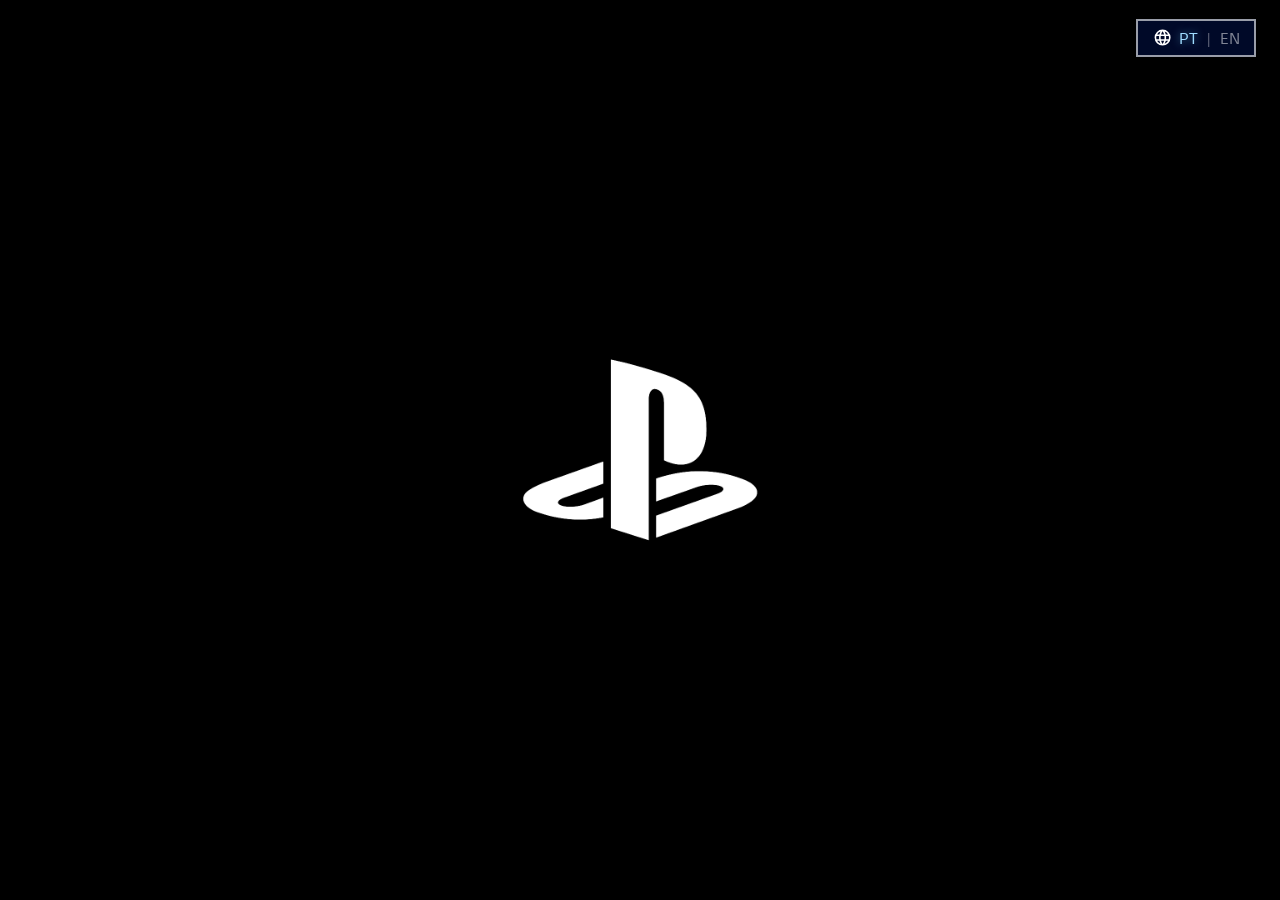
<file: index.html>
<!DOCTYPE html>
<html lang="pt-BR">
  <head>
    <meta charset="UTF-8" />
    <meta http-equiv="X-UA-Compatible" content="IE=edge" />
    <meta name="viewport" content="width=device-width, initial-scale=1.0" />
    <title>PedroStation 4</title>
    <meta name="description" content="Portfólio de Pedro Luiz, desenvolvedor de sistemas e estudante de Ciência da Computação na PUC Minas, em uma interface inspirada no PS4."/>
    <meta name="author" content="Pedro Luiz" />

    <!-- Prévia do link (WhatsApp, LinkedIn, Discord etc.) -->
    <meta property="og:type" content="website" />
    <meta property="og:locale" content="pt_BR" />
    <meta property="og:site_name" content="PedroStation 4" />
    <meta property="og:title" content="PedroStation 4 | Portfólio de Pedro Luiz" />
    <meta property="og:description" content="Portfólio de Pedro Luiz, desenvolvedor de sistemas e estudante de Ciência da Computação na PUC Minas, em uma interface inspirada no PS4." />
    <meta property="og:url" content="https://pedrostation.vercel.app/" />
    <meta property="og:image" content="https://pedrostation.vercel.app/assets/img/preview.jpg" />
    <meta property="og:image:width" content="1200" />
    <meta property="og:image:height" content="630" />
    <meta property="og:image:alt" content="PedroStation 4: Pedro Luiz, Desenvolvedor de Sistemas" />
    <meta name="twitter:card" content="summary_large_image" />
    <link rel="icon" href="./assets/svg/logo.svg" type="image/svg+xml" />
    <link href="./assets/css/google.css" rel="stylesheet"/>
    <link href="./assets/boxicons.min.css" rel="stylesheet"/>
    <link rel="preload" href="./assets/css/style.min.css" as="style" />
    <link rel="stylesheet" href="./assets/css/style.min.css" />
    <link rel="stylesheet" href="./main.css">
    <link rel="stylesheet" type="text/css" href="./assets/css/animate.min.css">
  </head>
  <body>
    <img id="imagem" src="./assets/img/start.png" alt="Start">
  <div id="mensagem">
    <span class="soTeclado" data-i18n="idx.aperte">Aperte Start, Espaço ou clique na tela</span>
    <span class="soToque" data-i18n="idx.toque">Toque na tela para começar</span>
  </div>


    <div id="fundoAnimado" hidden>
      <div class='box'>
        <div class='wave -one'></div>
        <div class='wave -two'></div>
        <div class='wave -three'></div>
      </div>
    </div>

    <!-- Seleção de perfil -->
    <section id="telaPerfis" hidden>
      <div class="perfisLogo">
        <img src="./assets/img/logo.png" alt="">
        <span>PedroStation 4</span>
      </div>

      <div class="perfisConteudo animated fadeIn">
        <h1 class="perfisTitulo" data-i18n="idx.bemvindo">Bem-vindo de volta ao PedroStation</h1>
        <p class="perfisSubtitulo">
          <svg viewBox="0 0 24 24" aria-hidden="true"><path d="M7.5 6h9A5.5 5.5 0 0 1 22 11.5V16a3 3 0 0 1-5.4 1.8L15 16H9l-1.6 1.8A3 3 0 0 1 2 16v-4.5A5.5 5.5 0 0 1 7.5 6Zm-.5 3v1.5H5.5v1.5H7v1.5h1.5V12H10v-1.5H8.5V9H7Zm9.5 0a1 1 0 1 0 0 2 1 1 0 0 0 0-2Zm-2 2a1 1 0 1 0 0 2 1 1 0 0 0 0-2Zm4 0a1 1 0 1 0 0 2 1 1 0 0 0 0-2Zm-2 2a1 1 0 1 0 0 2 1 1 0 0 0 0-2Z"/></svg> <span data-i18n="idx.sub">Portifólio online FOLIOSHOCK™4 conectado.<br>
          Seja bem vindo ao meu portfólio. Selecione uma das opções para entrar.</span>
        </p>

        <div class="perfisLista">
          <button class="perfil" data-perfil="sobre">
            <img class="perfilAvatar" src="./assets/img/profile.png" alt="">
            <span class="perfilNome" data-i18n="perfil.sobre">Sobre mim</span>
          </button>
          <button class="perfil" data-perfil="portfolio">
            <img class="perfilAvatar" src="./assets/img/profile.png" alt="">
            <span class="perfilNome" data-i18n="perfil.portfolio">Portfólio</span>
          </button>
          <button class="perfil" data-perfil="experiencias">
            <img class="perfilAvatar" src="./assets/img/profile.png" alt="">
            <span class="perfilNome" data-i18n="perfil.exp">Experiências</span>
          </button>
        </div>
      </div>
    </section>

    <!--========== JAVASCRIPT ===========-->
    <script src="./assets/js/sons.js"></script>
    <script src="./assets/js/idioma.js"></script>
    <script src="./assets/js/controle.js"></script>
    <script src="./assets/js/perfis.js"></script>
  </body>
</html>
</file>
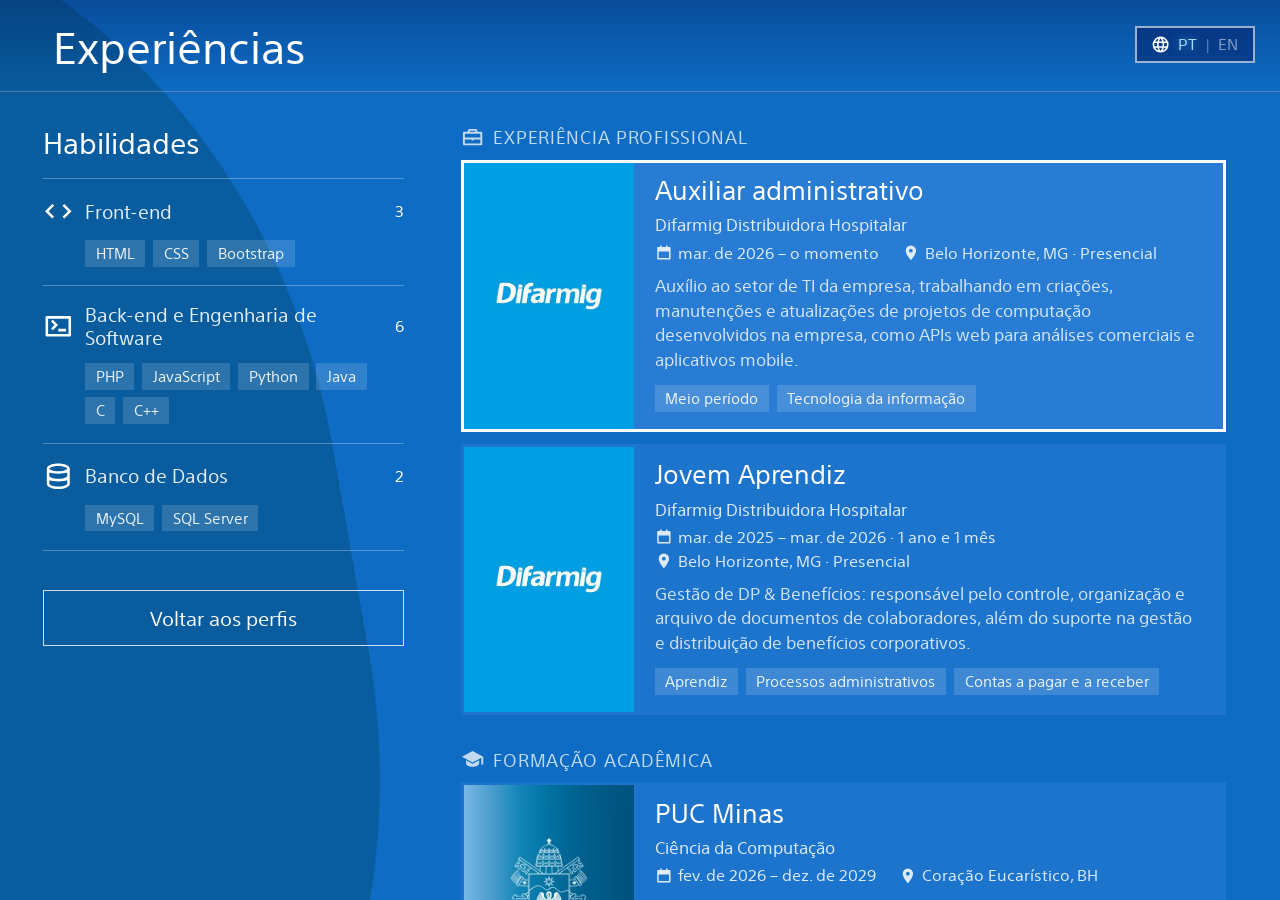
<file: experiencias.html>
<!DOCTYPE html>
<html lang="pt-BR">
  <head>
    <meta charset="UTF-8" />
    <meta http-equiv="X-UA-Compatible" content="IE=edge" />
    <meta name="viewport" content="width=device-width, initial-scale=1.0" />
    <title data-i18n="exp.titulo">Experiências | PedroStation 4</title>
    <meta name="description" content="Experiências profissionais, formação acadêmica e habilidades de Pedro Luiz."/>
    <link rel="icon" href="./assets/svg/logo.svg" type="image/svg+xml" />
    <link rel="stylesheet" href="./assets/css/style.min.css" />
    <link rel="stylesheet" href="./main.css">
    <link rel="stylesheet" type="text/css" href="./assets/css/animate.min.css">
  </head>
  <body class="paginaExp">
    <!-- Ícones usados na página -->
    <svg width="0" height="0" style="position:absolute" aria-hidden="true">
      <symbol id="i-code" viewBox="0 0 24 24"><path d="M8.7 16.3 4.4 12l4.3-4.3-1.4-1.4L1.6 12l5.7 5.7zm6.6 0 4.3-4.3-4.3-4.3 1.4-1.4 5.7 5.7-5.7 5.7z"/></symbol>
      <symbol id="i-terminal" viewBox="0 0 24 24"><path d="M3 4h18a1 1 0 0 1 1 1v14a1 1 0 0 1-1 1H3a1 1 0 0 1-1-1V5a1 1 0 0 1 1-1zm1 2v12h16V6H4zm2.3 2.3 1.4-1.4L11.8 11l-4.1 4.1-1.4-1.4L9 11 6.3 8.3zM12 14h6v2h-6z"/></symbol>
      <symbol id="i-banco" viewBox="0 0 24 24"><path d="M12 2C7 2 3 3.8 3 6v12c0 2.2 4 4 9 4s9-1.8 9-4V6c0-2.2-4-4-9-4zm0 2c4.4 0 7 1.5 7 2s-2.6 2-7 2-7-1.5-7-2 2.6-2 7-2zM5 9.1C6.6 9.7 9.2 10 12 10s5.4-.3 7-.9V12c0 .5-2.6 2-7 2s-7-1.5-7-2V9.1zm0 6c1.6.6 4.2.9 7 .9s5.4-.3 7-.9V18c0 .5-2.6 2-7 2s-7-1.5-7-2v-2.9z"/></symbol>
      <symbol id="i-maleta" viewBox="0 0 24 24"><path d="M9 3h6a2 2 0 0 1 2 2v1h4a1 1 0 0 1 1 1v12a1 1 0 0 1-1 1H3a1 1 0 0 1-1-1V7a1 1 0 0 1 1-1h4V5a2 2 0 0 1 2-2zm0 3h6V5H9v1zM4 8v4h16V8H4zm0 6v4h16v-4h-7v1h-2v-1H4z"/></symbol>
      <symbol id="i-capelo" viewBox="0 0 24 24"><path d="M12 3 1 9l11 6 9-4.9V17h2V9L12 3zm-6.8 9.7V16c0 1.7 3 3.5 6.8 3.5s6.8-1.8 6.8-3.5v-3.3L12 16.4l-6.8-3.7z"/></symbol>
      <symbol id="i-calendario" viewBox="0 0 24 24"><path d="M7 2h2v2h6V2h2v2h3a1 1 0 0 1 1 1v15a1 1 0 0 1-1 1H4a1 1 0 0 1-1-1V5a1 1 0 0 1 1-1h3V2zm12 8H5v9h14v-9z"/></symbol>
      <symbol id="i-local" viewBox="0 0 24 24"><path d="M12 2a7 7 0 0 1 7 7c0 5-7 13-7 13S5 14 5 9a7 7 0 0 1 7-7zm0 4.5a2.5 2.5 0 1 0 0 5 2.5 2.5 0 0 0 0-5z"/></symbol>
    </svg>

    <div id="fundoAnimado">
      <div class='box'>
        <div class='wave -one'></div>
        <div class='wave -two'></div>
        <div class='wave -three'></div>
      </div>
    </div>

    <main class="exp">
      <div class="idiomaExp" data-idioma></div>
      <h1 class="expTitulo" data-i18n="exp.h1">Experiências</h1>

      <div class="expCorpo">
        <!-- Habilidades -->
        <aside class="habilidades entrada">
          <h2 class="habTitulo" data-i18n="exp.habilidades">Habilidades</h2>

          <ul class="habLista">
            <li class="habGrupo">
              <div class="habCabecalho">
                <svg aria-hidden="true"><use href="#i-code"/></svg>
                <span class="habNome">Front-end</span>
                <span class="habQtd">3</span>
              </div>
              <ul class="tags">
                <li>HTML</li>
                <li>CSS</li>
                <li>Bootstrap</li>
              </ul>
            </li>
            <li class="habGrupo">
              <div class="habCabecalho">
                <svg aria-hidden="true"><use href="#i-terminal"/></svg>
                <span class="habNome" data-i18n="exp.backend">Back-end e Engenharia de Software</span>
                <span class="habQtd">6</span>
              </div>
              <ul class="tags">
                <li>PHP</li>
                <li>JavaScript</li>
                <li>Python</li>
                <li>Java</li>
                <li>C</li>
                <li>C++</li>
              </ul>
            </li>
            <li class="habGrupo">
              <div class="habCabecalho">
                <svg aria-hidden="true"><use href="#i-banco"/></svg>
                <span class="habNome" data-i18n="exp.banco">Banco de Dados</span>
                <span class="habQtd">2</span>
              </div>
              <ul class="tags">
                <li>MySQL</li>
                <li>SQL Server</li>
              </ul>
            </li>
          </ul>

          <a class="expVoltar" href="./index.html#perfis" data-i18n="voltarPerfis">Voltar aos perfis</a>
        </aside>

        <!-- Histórico -->
        <section class="historico entrada" aria-label="Histórico" data-i18n-aria-label="exp.historico">
          <h2 class="secaoRotulo">
            <svg aria-hidden="true"><use href="#i-maleta"/></svg> <span data-i18n="exp.profissional">Experiência profissional</span>
          </h2>

          <article class="cartao" tabindex="0">
            <img class="cartaoImg" style="--fundo: #009fe3" src="./assets/img/dif.jpg" alt="Difarmig">
            <div class="cartaoInfo">
              <h3 class="cartaoTitulo" data-i18n="exp.auxiliar">Auxiliar administrativo</h3>
              <p class="cartaoSub">Difarmig Distribuidora Hospitalar</p>
              <p class="cartaoMeta">
                <span><svg aria-hidden="true"><use href="#i-calendario"/></svg> <span data-i18n="exp.auxiliar.data">mar. de 2026 – o momento</span></span>
                <span><svg aria-hidden="true"><use href="#i-local"/></svg> <span data-i18n="exp.presencial">Belo Horizonte, MG · Presencial</span></span>
              </p>
              <p class="cartaoDesc" data-i18n="exp.auxiliar.desc">
                Auxílio ao setor de TI da empresa, trabalhando em criações, manutenções e atualizações de
                projetos de computação desenvolvidos na empresa, como APIs web para análises comerciais e
                aplicativos mobile.
              </p>
              <ul class="tags">
                <li data-i18n="tag.meioPeriodo">Meio período</li>
                <li data-i18n="tag.ti">Tecnologia da informação</li>
              </ul>
            </div>
          </article>

          <article class="cartao" tabindex="0">
            <img class="cartaoImg" style="--fundo: #009fe3" src="./assets/img/dif.jpg" alt="Difarmig">
            <div class="cartaoInfo">
              <h3 class="cartaoTitulo" data-i18n="exp.aprendiz">Jovem Aprendiz</h3>
              <p class="cartaoSub">Difarmig Distribuidora Hospitalar</p>
              <p class="cartaoMeta">
                <span><svg aria-hidden="true"><use href="#i-calendario"/></svg> <span data-i18n="exp.aprendiz.data">mar. de 2025 – mar. de 2026 · 1 ano e 1 mês</span></span>
                <span><svg aria-hidden="true"><use href="#i-local"/></svg> <span data-i18n="exp.presencial">Belo Horizonte, MG · Presencial</span></span>
              </p>
              <p class="cartaoDesc" data-i18n="exp.aprendiz.desc">
                Gestão de DP &amp; Benefícios: responsável pelo controle, organização e arquivo de documentos de
                colaboradores, além do suporte na gestão e distribuição de benefícios corporativos.
              </p>
              <ul class="tags">
                <li data-i18n="tag.aprendiz">Aprendiz</li>
                <li data-i18n="tag.processos">Processos administrativos</li>
                <li data-i18n="tag.contas">Contas a pagar e a receber</li>
              </ul>
            </div>
          </article>

          <h2 class="secaoRotulo">
            <svg aria-hidden="true"><use href="#i-capelo"/></svg> <span data-i18n="exp.formacao">Formação acadêmica</span>
          </h2>

          <article class="cartao" tabindex="0">
            <img class="cartaoImg" style="--fundo: linear-gradient(90deg, #78b8e6, #5da7d6 10%, #3d97c9 20%, #1a8abc 30%, #0a7cae 40%, #0072a1 50%, #006897 60%, #00618e 70%, #015987 80%, #005683 90%, #00537f)" src="./assets/img/puc.jpg" alt="PUC Minas">
            <div class="cartaoInfo">
              <h3 class="cartaoTitulo">PUC Minas</h3>
              <p class="cartaoSub" data-i18n="exp.puc.curso">Ciência da Computação</p>
              <p class="cartaoMeta">
                <span><svg aria-hidden="true"><use href="#i-calendario"/></svg> <span data-i18n="exp.puc.data">fev. de 2026 – dez. de 2029</span></span>
                <span><svg aria-hidden="true"><use href="#i-local"/></svg> Coração Eucarístico, BH</span>
              </p>
              <p class="cartaoDesc" data-i18n="exp.puc.desc">
                Estudante no segundo período em Ciência da Computação na unidade PUC Minas - Coração Eucarístico.
              </p>
              <ul class="tags">
                <li data-i18n="tag.graduacao">Graduação</li>
                <li data-i18n="tag.ti">Tecnologia da informação</li>
                <li data-i18n="tag.logica">Lógica</li>
              </ul>
            </div>
          </article>

          <article class="cartao" tabindex="0">
            <img class="cartaoImg" style="--fundo: #210d40" src="./assets/img/senai.jpg" alt="Faculdade SENAI">
            <div class="cartaoInfo">
              <h3 class="cartaoTitulo">SENAI CTTI MG</h3>
              <p class="cartaoSub" data-i18n="exp.senai.curso">Técnico em Desenvolvimento de Sistemas</p>
              <p class="cartaoMeta">
                <span><svg aria-hidden="true"><use href="#i-calendario"/></svg> <span data-i18n="exp.senai.data">mar. de 2024 – ago. de 2025</span></span>
              </p>
              <p class="cartaoDesc" data-i18n="exp.senai.desc">
                Formado em 2025 como Técnico em Análise e Desenvolvimento de Sistemas, desenvolvendo conceitos de lógica
                de programação, desenvolvimento básico em back-end, web e modelagem de banco de dados e documentação.                
              </p>
              <ul class="tags">
                <li data-i18n="tag.tecnico">Técnico</li>
                <li data-i18n="tag.ti">Tecnologia da informação</li>
                <li data-i18n="tag.logica">Lógica</li>
              </ul>
            </div>
          </article>
        </section>
      </div>
    </main>

    <!--========== JAVASCRIPT ===========-->
    <script src="./assets/js/sons.js"></script>
    <script src="./assets/js/idioma.js"></script>
    <script src="./assets/js/controle.js"></script>
    <script src="./assets/js/experiencias.js"></script>
  </body>
</html>
</file>
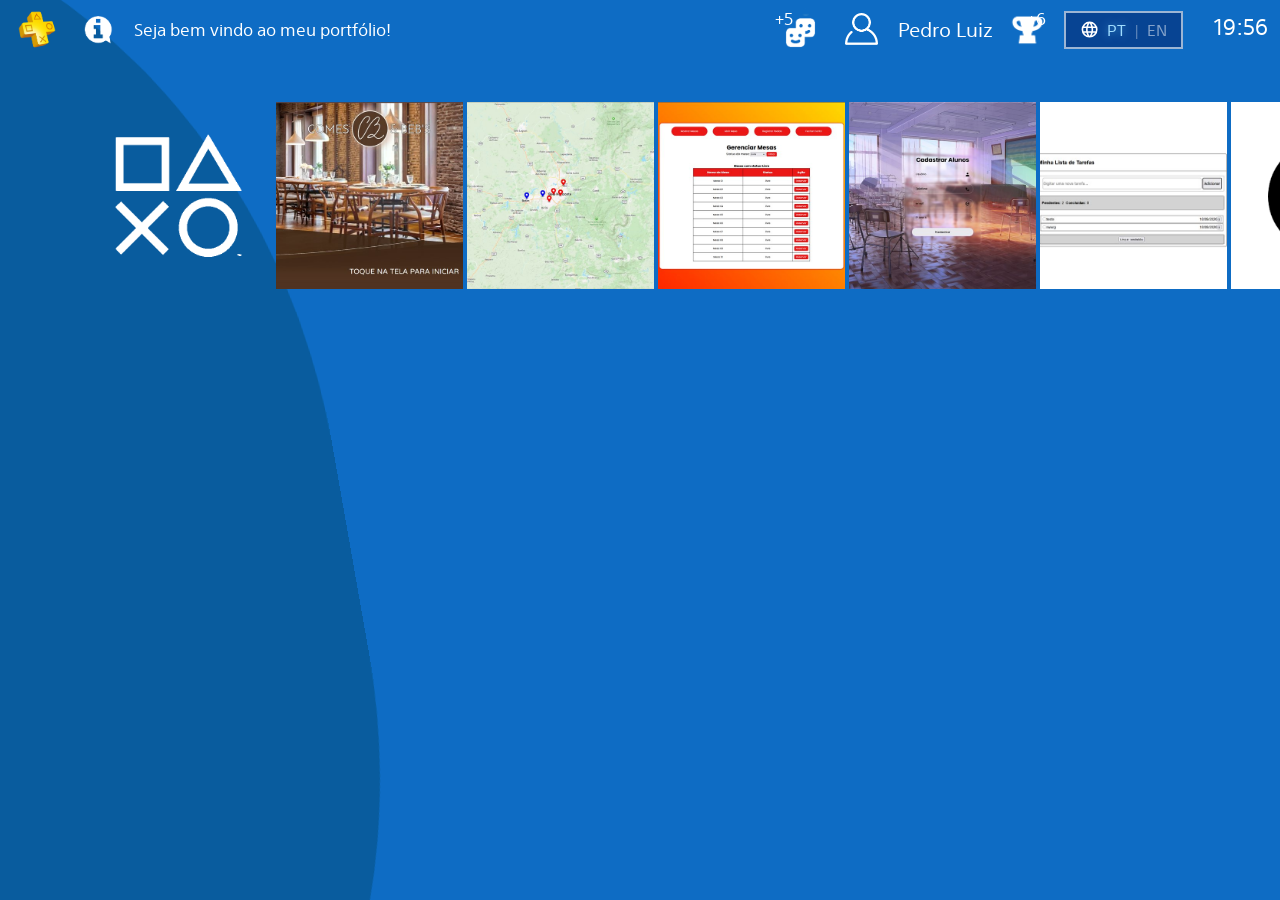
<file: portfolio.html>
<!DOCTYPE html>
<html lang="pt-BR">
  <head>
    <meta charset="UTF-8" />
    <meta http-equiv="X-UA-Compatible" content="IE=edge" />
    <meta name="viewport" content="width=device-width, initial-scale=1.0" />
    <title data-i18n="port.titulo">Portfólio | PedroStation 4</title>
    <meta name="description" content="Projetos de Pedro Luiz: sistemas web em PHP, MySQL e JavaScript."/>
    <meta name="author" content="Pedro Luiz" />
    <link rel="icon" href="./assets/svg/logo.svg" type="image/svg+xml" />
    <link href="./assets/css/google.css" rel="stylesheet"/>
    <link href="./assets/boxicons.min.css" rel="stylesheet"/>
    <link rel="preload" href="./assets/css/style.min.css" as="style" />
    <link rel="stylesheet" href="./assets/css/style.min.css" />
    <link rel="stylesheet" href="./main.css">
    <link rel="stylesheet" type="text/css" href="./assets/css/animate.min.css">
    <script src="./assets/js/jquery.min.js"></script>
  </head>
  <body class="paginaPortfolio">
    <div id="fundoAnimado">
      <div class='box'>
        <div class='wave -one'></div>
        <div class='wave -two'></div>
        <div class='wave -three'></div>
      </div>
    </div>

              <header>
                    <!-- <div id="psp"></div> -->
                  <a href="#" data-sem-som>
                    <div id="plus" tabindex="0"></div> </a>
                    <div id="info"></div>
                    <div id="textInfo" data-i18n="port.info">Seja bem vindo ao meu portfólio!</div>
                    <div id="friends">+5</div>
                    <div id="user"></div>
                    <div id="userName">Pedro Luiz</div>
                    <div id="trophies">‎ ‎ ‎ ‎ ‎ ‎  +6</div>
                    <div class="idiomaHeader" data-idioma></div>
                    <div id="clock" onload="currentTime()"></div>
                </header>
      
                <div id="games">
                    <a href="./index.html#perfis">
                    <div class="squareGame animated bounceInLeft">
                        <div class="imgGame new" tabindex="0"></div>
                        <div class="gameText" data-i18n="port.voltar">Voltar</div>
                        <span class="gameTitle" data-i18n="port.voltarTitulo">Voltar para a seleção inicial</span>
                    </div>
                    </a>
                    <!-- Link do GitHub: Comes & Bebs -->
                    <a href="https://github.com/PedrolzAlves/Comes-e-bebs" target="_blank" rel="noopener noreferrer">
                    <div class="squareGame animated bounceInLeft">
                        <div class="imgGame comesBebs" tabindex="0"></div>
                        <div class="gameText" data-i18n="port.abrirGithub">Abrir no GitHub</div>
                        <span class="gameTitle">Comes &amp; Bebs</span>
                        <div class="projetoDescricao chatBolha">
                            <img src="./assets/img/me.jpg" alt="">
                            <div>
                                <strong>Comes &amp; Bebs</strong>
                                <p data-i18n="proj.comes">Sistema de autoatendimento para lanchonete (TCC SENAI). No totem o cliente monta o pedido, paga e recebe uma senha; no painel da cozinha a equipe acompanha as comandas e o gerente administra o cardápio.</p>
                                <p class="projetoTecnologias">PHP · MySQL · HTML · CSS · JavaScript</p>
                            </div>
                        </div>
                    </div>
                    </a>
                    <!-- Link do GitHub: Mapa PUC Minas -->
                    <a href="https://github.com/PedrolzAlves/mapa-puc-minas" target="_blank" rel="noopener noreferrer">
                    <div class="squareGame animated bounceInLeft">
                        <div class="imgGame mapaPuc" tabindex="0"></div>
                        <div class="gameText" data-i18n="port.abrirGithub">Abrir no GitHub</div>
                        <span class="gameTitle" data-i18n="proj.mapa.nome">Mapa PUC Minas</span>
                        <div class="projetoDescricao chatBolha">
                            <img src="./assets/img/me.jpg" alt="">
                            <div>
                                <strong data-i18n="proj.mapa.nome">Mapa PUC Minas</strong>
                                <p data-i18n="proj.mapa">Mapa interativo das unidades da PUC Minas, com marcadores, filtro de favoritas, lista para navegar entre as unidades e a localização do usuário. Feito para praticar o consumo de APIs.</p>
                                <p class="projetoTecnologias">HTML · CSS · JavaScript · Mapbox GL JS</p>
                            </div>
                        </div>
                    </div>
                    </a>
                    <!-- Link do GitHub: Pedro Foods -->
                    <a href="https://github.com/PedrolzAlves/Pedro-foods" target="_blank" rel="noopener noreferrer">
                    <div class="squareGame animated bounceInLeft">
                        <div class="imgGame restaurante" tabindex="0"></div>
                        <div class="gameText" data-i18n="port.abrirGithub">Abrir no GitHub</div>
                        <span class="gameTitle">Pedro Foods</span>
                        <div class="projetoDescricao chatBolha">
                            <img src="./assets/img/me.jpg" alt="">
                            <div>
                                <strong>Pedro Foods</strong>
                                <p data-i18n="proj.restaurante">Sistema de gestão de restaurante: login de funcionários, controle de mesas livres e ocupadas, abertura de contas, registro de pedidos e fechamento da conta com 10% de serviço.</p>
                                <p class="projetoTecnologias">PHP · MySQL · HTML · CSS</p>
                            </div>
                        </div>
                    </div>
                    </a>
                    <!-- Link do GitHub: Escola -->
                    <a href="https://github.com/PedrolzAlves/Sistema-Escola" target="_blank" rel="noopener noreferrer">
                    <div class="squareGame animated bounceInLeft">
                        <div class="imgGame escola" tabindex="0"></div>
                        <div class="gameText" data-i18n="port.abrirGithub">Abrir no GitHub</div>
                        <span class="gameTitle" data-i18n="proj.escola.nome">Escola</span>
                        <div class="projetoDescricao chatBolha">
                            <img src="./assets/img/me.jpg" alt="">
                            <div>
                                <strong data-i18n="proj.escola.nome">Escola</strong>
                                <p data-i18n="proj.escola">Cadastro de alunos e consulta por turma, com as turmas carregadas direto do banco de dados. Projeto do SENAI para integrar formulários HTML, PHP e banco relacional.</p>
                                <p class="projetoTecnologias">PHP · MySQL · HTML · CSS · JavaScript · Bootstrap</p>
                            </div>
                        </div>
                    </div>
                    </a>
                    <!-- Link do GitHub: Lista de Tarefas -->
                    <a href="https://github.com/PedrolzAlves/Oficina-DIW" target="_blank" rel="noopener noreferrer">
                    <div class="squareGame animated bounceInLeft">
                        <div class="imgGame listaTarefas" tabindex="0"></div>
                        <div class="gameText" data-i18n="port.abrirGithub">Abrir no GitHub</div>
                        <span class="gameTitle" data-i18n="proj.tarefas.nome">Lista de Tarefas</span>
                        <div class="projetoDescricao chatBolha">
                            <img src="./assets/img/me.jpg" alt="">
                            <div>
                                <strong data-i18n="proj.tarefas.nome">Lista de Tarefas</strong>
                                <p data-i18n="proj.tarefas">Aplicação de tarefas com adição, conclusão e remoção de itens, contador de pendentes e concluídas e salvamento no navegador. Feita na oficina de Desenvolvimento de Interfaces Web da PUC Minas.</p>
                                <p class="projetoTecnologias">HTML · CSS · JavaScript · LocalStorage</p>
                            </div>
                        </div>
                    </div>
                    </a>
                        <a href="https://github.com/PedroLzAlves" target="_blank" rel="noopener noreferrer">
                    <div class="squareGame animated bounceInLeft">
                        <div class="imgGame github" tabindex="0"></div>
                        <div class="gameText" data-i18n="port.abrir">Abrir</div>
                        <span class="gameTitle">Github</span>
                    </div>
                         </a>
                        <a href="#">
                        </a>
                        <a href="#" data-sem-som>
                    <div class="squareGame animated bounceInLeft" id="shutdown">
                        <div class="imgGame off" tabindex="0"></div>
                        <div class="gameText" data-i18n="port.desligar">Desligar</div>
                        <span class="gameTitle" data-i18n="port.encerrar">Encerrar o portifólio</span>
                    </div>
                        </a>
                </div>

    <!--========== JAVASCRIPT ===========-->
    <script src="./assets/js/sons.js"></script>
    <script src="./assets/js/idioma.js"></script>
    <script src="./assets/js/controle.js"></script>
    <script  src="./assets/js/script.js"></script>
  </body>
</html>
</file>
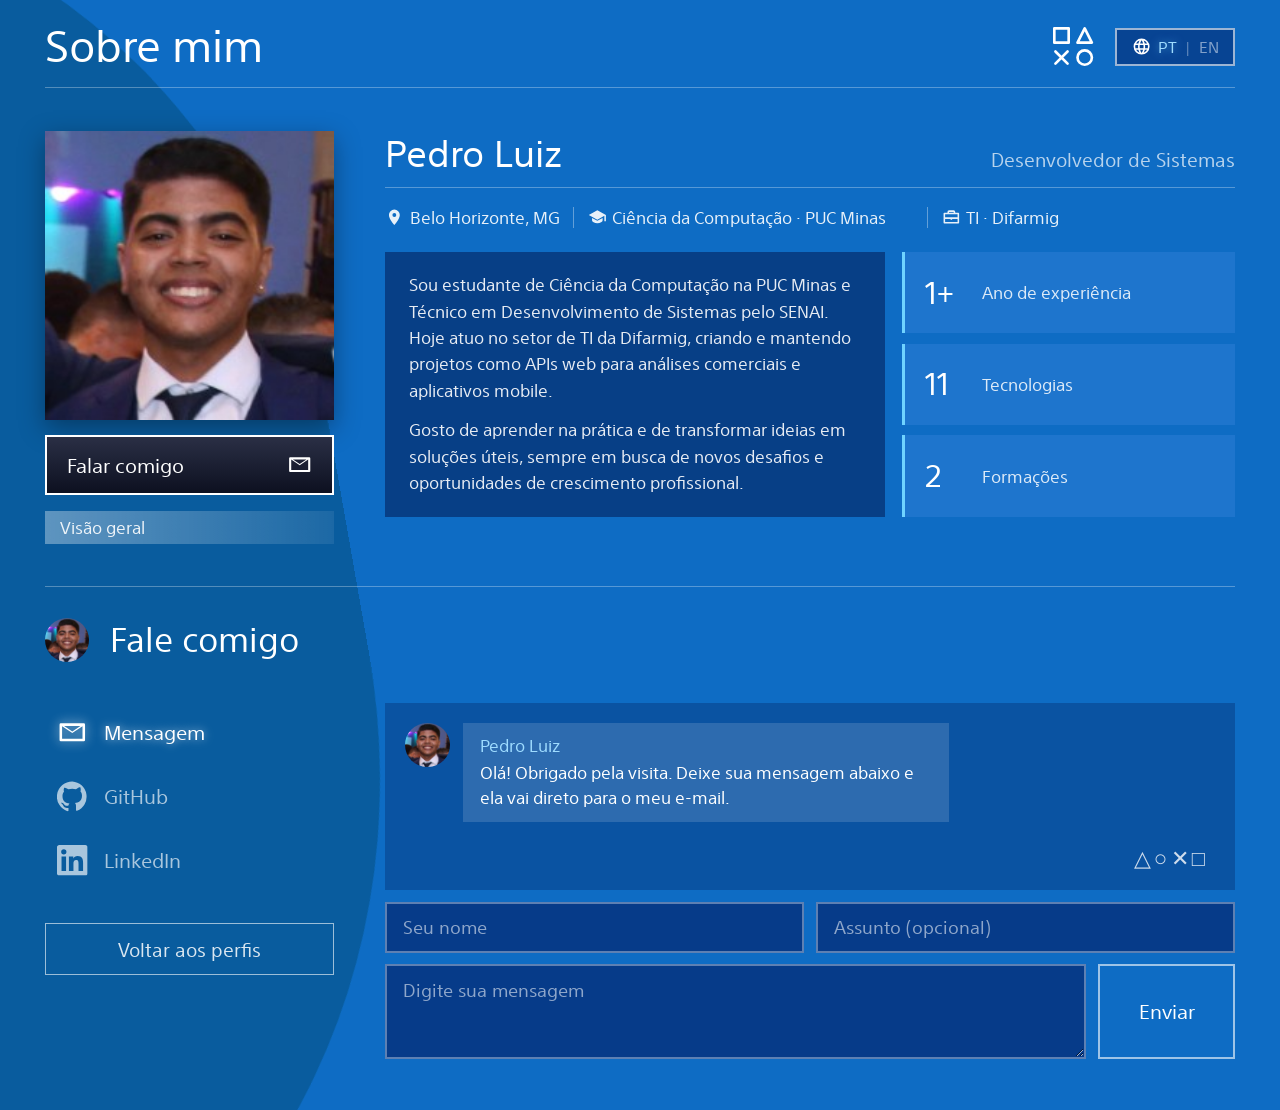
<file: sobre.html>
<!DOCTYPE html>
<html lang="pt-BR">
  <head>
    <meta charset="UTF-8" />
    <meta http-equiv="X-UA-Compatible" content="IE=edge" />
    <meta name="viewport" content="width=device-width, initial-scale=1.0" />
    <title data-i18n="sobre.titulo">Sobre mim | PedroStation 4</title>
    <meta name="description" content="Sobre Pedro Luiz: formação, experiência e contato."/>
    <link rel="icon" href="./assets/svg/logo.svg" type="image/svg+xml" />
    <link rel="stylesheet" href="./assets/css/style.min.css" />
    <link rel="stylesheet" href="./main.css">
  </head>
  <body class="paginaSobre">
    <!-- Ícones usados na página -->
    <svg width="0" height="0" style="position:absolute" aria-hidden="true">
      <symbol id="i-local" viewBox="0 0 24 24"><path d="M12 2a7 7 0 0 1 7 7c0 5-7 13-7 13S5 14 5 9a7 7 0 0 1 7-7zm0 4.5a2.5 2.5 0 1 0 0 5 2.5 2.5 0 0 0 0-5z"/></symbol>
      <symbol id="i-capelo" viewBox="0 0 24 24"><path d="M12 3 1 9l11 6 9-4.9V17h2V9L12 3zm-6.8 9.7V16c0 1.7 3 3.5 6.8 3.5s6.8-1.8 6.8-3.5v-3.3L12 16.4l-6.8-3.7z"/></symbol>
      <symbol id="i-maleta" viewBox="0 0 24 24"><path d="M9 3h6a2 2 0 0 1 2 2v1h4a1 1 0 0 1 1 1v12a1 1 0 0 1-1 1H3a1 1 0 0 1-1-1V7a1 1 0 0 1 1-1h4V5a2 2 0 0 1 2-2zm0 3h6V5H9v1zM4 8v4h16V8H4zm0 6v4h16v-4h-7v1h-2v-1H4z"/></symbol>
      <symbol id="i-email" viewBox="0 0 24 24"><path d="M3 5h18a1 1 0 0 1 1 1v12a1 1 0 0 1-1 1H3a1 1 0 0 1-1-1V6a1 1 0 0 1 1-1zm1 2.2V17h16V7.2l-8 5.3-8-5.3zM5.6 7l6.4 4.3L18.4 7H5.6z"/></symbol>
      <symbol id="i-github" viewBox="0 0 24 24"><path d="M12 .3a12 12 0 0 0-3.8 23.4c.6.1.8-.3.8-.6v-2c-3.3.7-4-1.6-4-1.6-.6-1.4-1.4-1.8-1.4-1.8-1.1-.7.1-.7.1-.7 1.2.1 1.8 1.2 1.8 1.2 1.1 1.8 2.8 1.3 3.5 1 .1-.8.4-1.3.8-1.6-2.7-.3-5.5-1.3-5.5-5.9 0-1.3.5-2.4 1.2-3.2-.1-.3-.5-1.5.1-3.2 0 0 1-.3 3.3 1.2a11.5 11.5 0 0 1 6 0C17.3 4.7 18.3 5 18.3 5c.6 1.7.2 2.9.1 3.2.8.8 1.2 1.9 1.2 3.2 0 4.6-2.8 5.6-5.5 5.9.4.4.8 1.1.8 2.2v3.3c0 .3.2.7.8.6A12 12 0 0 0 12 .3"/></symbol>
      <symbol id="i-linkedin" viewBox="0 0 24 24"><path d="M20.45 20.45h-3.56v-5.57c0-1.33-.02-3.04-1.85-3.04-1.85 0-2.14 1.45-2.14 2.94v5.67H9.35V9h3.41v1.56h.05c.48-.9 1.64-1.85 3.37-1.85 3.6 0 4.27 2.37 4.27 5.46v6.28zM5.34 7.43a2.06 2.06 0 1 1 0-4.13 2.06 2.06 0 0 1 0 4.13zM7.12 20.45H3.56V9h3.56v11.45zM22.22 0H1.77C.79 0 0 .77 0 1.73v20.54C0 23.23.79 24 1.77 24h20.45c.98 0 1.78-.77 1.78-1.73V1.73C24 .77 23.2 0 22.22 0z"/></symbol>
      <symbol id="i-ps" viewBox="0 0 40 40"><g fill="none" stroke="currentColor" stroke-width="2.4" stroke-linecap="round" stroke-linejoin="round"><rect x="3" y="3" width="13" height="13"/><path d="M30.5 3 37 16H24z"/><path d="M4 24l11 11M15 24 4 35"/><circle cx="30.5" cy="29.5" r="6.5"/></g></symbol>
    </svg>

    <div id="fundoAnimado">
      <div class='box'>
        <div class='wave -one'></div>
        <div class='wave -two'></div>
        <div class='wave -three'></div>
      </div>
    </div>

    <main class="sobre">
      <div class="sobreTopo">
        <h1 class="sobreTitulo" data-i18n="sobre.h1">Sobre mim</h1>
        <svg class="sobreSimbolos" aria-hidden="true"><use href="#i-ps"/></svg>
        <div class="idiomaLocal" data-idioma></div>
      </div>

      <!-- Apresentação (inspirada na página de jogo da PS Store) -->
      <section class="apresentacao entrada">
        <div class="apresentacaoLateral">
          <img class="apresentacaoFoto" src="./assets/img/me.jpg" alt="Foto de Pedro Luiz" data-i18n-alt="sobre.fotoAlt">
          <a class="botaoDestaque" href="#contato" id="irContato">
            <span data-i18n="sobre.falar">Falar comigo</span>
            <svg aria-hidden="true"><use href="#i-email"/></svg>
          </a>
          <span class="abaAtiva" data-i18n="sobre.visao">Visão geral</span>
        </div>

        <div class="apresentacaoInfo">
          <div class="apresentacaoCabecalho">
            <h2 class="apresentacaoNome">Pedro Luiz</h2>
            <span class="apresentacaoCargo" data-i18n="sobre.cargo">Desenvolvedor de Sistemas</span>
          </div>

          <p class="apresentacaoMeta">
            <span><svg aria-hidden="true"><use href="#i-local"/></svg> Belo Horizonte, MG</span>
            <span><svg aria-hidden="true"><use href="#i-capelo"/></svg> <span data-i18n="sobre.curso">Ciência da Computação · PUC Minas</span></span>
            <span><svg aria-hidden="true"><use href="#i-maleta"/></svg> <span data-i18n="sobre.trabalho">TI · Difarmig</span></span>
          </p>

          <div class="apresentacaoPaineis">
            <div class="painelTexto">
              <p data-i18n="sobre.p1">
                Sou estudante de Ciência da Computação na PUC Minas e Técnico em Desenvolvimento de Sistemas
                pelo SENAI. Hoje atuo no setor de TI da Difarmig, criando e mantendo projetos como APIs web
                para análises comerciais e aplicativos mobile.
              </p>
              <p data-i18n="sobre.p2">
                Gosto de aprender na prática e de transformar ideias em soluções úteis, sempre em busca de
                novos desafios e oportunidades de crescimento profissional.
              </p>
            </div>

            <ul class="painelNumeros">
              <li><strong>1+</strong><span data-i18n="sobre.anos">Ano de experiência</span></li>
              <li><strong>11</strong><span data-i18n="sobre.tecnologias">Tecnologias</span></li>
              <li><strong>2</strong><span data-i18n="sobre.formacoes">Formações</span></li>
            </ul>
          </div>
        </div>
      </section>

      <!-- Contato (inspirado na tela de mensagens do PS4) -->
      <section class="contato entrada" id="contato">
        <h2 class="contatoTitulo">
          <img src="./assets/img/me.jpg" alt=""> <span data-i18n="sobre.faleComigo">Fale comigo</span>
        </h2>

        <div class="contatoCorpo">
          <nav class="contatoMenu" aria-label="Contato" data-i18n-aria-label="sobre.contato">
            <button type="button" class="contatoItem ativo" id="focarMensagem">
              <svg aria-hidden="true"><use href="#i-email"/></svg> <span data-i18n="sobre.mensagem">Mensagem</span>
            </button>
            <a class="contatoItem" href="https://github.com/PedroLzAlves" target="_blank" rel="noopener noreferrer">
              <svg aria-hidden="true"><use href="#i-github"/></svg> GitHub
            </a>
            <a class="contatoItem" href="https://www.linkedin.com/in/pedroluizalves/" target="_blank" rel="noopener noreferrer">
              <svg aria-hidden="true"><use href="#i-linkedin"/></svg> LinkedIn
            </a>

            <a class="contatoVoltar" href="./index.html#perfis" data-i18n="voltarPerfis">Voltar aos perfis</a>
          </nav>

          <form class="chat" id="formMensagem">
            <div class="chatHistorico">
              <div class="chatBolha">
                <img src="./assets/img/me.jpg" alt="">
                <div>
                  <strong>Pedro Luiz</strong>
                  <p data-i18n="sobre.ola">Olá! Obrigado pela visita. Deixe sua mensagem abaixo e ela vai direto para o meu e-mail.</p>
                </div>
              </div>
              <span class="chatSimbolos" aria-hidden="true">△○✕□</span>
            </div>

            <div class="chatCampos">
              <input class="chatCampo" name="nome" placeholder="Seu nome" data-i18n-placeholder="sobre.nome" autocomplete="name" required>
              <input class="chatCampo" name="assunto" placeholder="Assunto (opcional)" data-i18n-placeholder="sobre.assunto">
            </div>

            <div class="chatEnvio">
              <textarea class="chatCampo chatMensagem" name="mensagem" rows="3" placeholder="Digite sua mensagem" data-i18n-placeholder="sobre.digite" required></textarea>
              <button type="submit" class="chatEnviar" data-i18n="sobre.enviar">Enviar</button>
            </div>

            <p class="chatStatus" id="chatStatus" aria-live="polite" hidden>
              <span data-i18n="sobre.abrindo">Abrindo seu aplicativo de e-mail com a mensagem pronta…</span>
              <span data-i18n="sobre.naoAbriu">Não abriu?</span> <a id="linkGmail" href="#" target="_blank" rel="noopener noreferrer" data-i18n="sobre.gmail">Enviar pelo Gmail</a>
            </p>
          </form>
        </div>
      </section>
    </main>

    <!--========== JAVASCRIPT ===========-->
    <script src="./assets/js/sons.js"></script>
    <script src="./assets/js/idioma.js"></script>
    <script src="./assets/js/controle.js"></script>
    <script src="./assets/js/sobre.js"></script>
  </body>
</html>
</file>
<file: assets/css/google.css>
/* devanagari */
@font-face {
  font-family: 'Poppins';
  font-style: normal;
  font-weight: 400;
  font-display: swap;
  src: url(https://fonts.gstatic.com/s/poppins/v20/pxiEyp8kv8JHgFVrJJbecmNE.woff2) format('woff2');
  unicode-range: U+0900-097F, U+1CD0-1CF6, U+1CF8-1CF9, U+200C-200D, U+20A8, U+20B9, U+25CC, U+A830-A839, U+A8E0-A8FB;
}
/* latin-ext */
@font-face {
  font-family: 'Poppins';
  font-style: normal;
  font-weight: 400;
  font-display: swap;
  src: url(https://fonts.gstatic.com/s/poppins/v20/pxiEyp8kv8JHgFVrJJnecmNE.woff2) format('woff2');
  unicode-range: U+0100-024F, U+0259, U+1E00-1EFF, U+2020, U+20A0-20AB, U+20AD-20CF, U+2113, U+2C60-2C7F, U+A720-A7FF;
}
/* latin */
@font-face {
  font-family: 'Poppins';
  font-style: normal;
  font-weight: 400;
  font-display: swap;
  src: url(https://fonts.gstatic.com/s/poppins/v20/pxiEyp8kv8JHgFVrJJfecg.woff2) format('woff2');
  unicode-range: U+0000-00FF, U+0131, U+0152-0153, U+02BB-02BC, U+02C6, U+02DA, U+02DC, U+2000-206F, U+2074, U+20AC, U+2122, U+2191, U+2193, U+2212, U+2215, U+FEFF, U+FFFD;
}
/* devanagari */
@font-face {
  font-family: 'Poppins';
  font-style: normal;
  font-weight: 500;
  font-display: swap;
  src: url(https://fonts.gstatic.com/s/poppins/v20/pxiByp8kv8JHgFVrLGT9Z11lFc-K.woff2) format('woff2');
  unicode-range: U+0900-097F, U+1CD0-1CF6, U+1CF8-1CF9, U+200C-200D, U+20A8, U+20B9, U+25CC, U+A830-A839, U+A8E0-A8FB;
}
/* latin-ext */
@font-face {
  font-family: 'Poppins';
  font-style: normal;
  font-weight: 500;
  font-display: swap;
  src: url(https://fonts.gstatic.com/s/poppins/v20/pxiByp8kv8JHgFVrLGT9Z1JlFc-K.woff2) format('woff2');
  unicode-range: U+0100-024F, U+0259, U+1E00-1EFF, U+2020, U+20A0-20AB, U+20AD-20CF, U+2113, U+2C60-2C7F, U+A720-A7FF;
}
/* latin */
@font-face {
  font-family: 'Poppins';
  font-style: normal;
  font-weight: 500;
  font-display: swap;
  src: url(https://fonts.gstatic.com/s/poppins/v20/pxiByp8kv8JHgFVrLGT9Z1xlFQ.woff2) format('woff2');
  unicode-range: U+0000-00FF, U+0131, U+0152-0153, U+02BB-02BC, U+02C6, U+02DA, U+02DC, U+2000-206F, U+2074, U+20AC, U+2122, U+2191, U+2193, U+2212, U+2215, U+FEFF, U+FFFD;
}
/* devanagari */
@font-face {
  font-family: 'Poppins';
  font-style: normal;
  font-weight: 600;
  font-display: swap;
  src: url(https://fonts.gstatic.com/s/poppins/v20/pxiByp8kv8JHgFVrLEj6Z11lFc-K.woff2) format('woff2');
  unicode-range: U+0900-097F, U+1CD0-1CF6, U+1CF8-1CF9, U+200C-200D, U+20A8, U+20B9, U+25CC, U+A830-A839, U+A8E0-A8FB;
}
/* latin-ext */
@font-face {
  font-family: 'Poppins';
  font-style: normal;
  font-weight: 600;
  font-display: swap;
  src: url(https://fonts.gstatic.com/s/poppins/v20/pxiByp8kv8JHgFVrLEj6Z1JlFc-K.woff2) format('woff2');
  unicode-range: U+0100-024F, U+0259, U+1E00-1EFF, U+2020, U+20A0-20AB, U+20AD-20CF, U+2113, U+2C60-2C7F, U+A720-A7FF;
}
/* latin */
@font-face {
  font-family: 'Poppins';
  font-style: normal;
  font-weight: 600;
  font-display: swap;
  src: url(https://fonts.gstatic.com/s/poppins/v20/pxiByp8kv8JHgFVrLEj6Z1xlFQ.woff2) format('woff2');
  unicode-range: U+0000-00FF, U+0131, U+0152-0153, U+02BB-02BC, U+02C6, U+02DA, U+02DC, U+2000-206F, U+2074, U+20AC, U+2122, U+2191, U+2193, U+2212, U+2215, U+FEFF, U+FFFD;
}
/* cyrillic-ext */
@font-face {
  font-family: 'Roboto';
  font-style: normal;
  font-weight: 400;
  font-display: swap;
  src: url(https://fonts.gstatic.com/s/roboto/v30/KFOmCnqEu92Fr1Mu72xKOzY.woff2) format('woff2');
  unicode-range: U+0460-052F, U+1C80-1C88, U+20B4, U+2DE0-2DFF, U+A640-A69F, U+FE2E-FE2F;
}
/* cyrillic */
@font-face {
  font-family: 'Roboto';
  font-style: normal;
  font-weight: 400;
  font-display: swap;
  src: url(https://fonts.gstatic.com/s/roboto/v30/KFOmCnqEu92Fr1Mu5mxKOzY.woff2) format('woff2');
  unicode-range: U+0301, U+0400-045F, U+0490-0491, U+04B0-04B1, U+2116;
}
/* greek-ext */
@font-face {
  font-family: 'Roboto';
  font-style: normal;
  font-weight: 400;
  font-display: swap;
  src: url(https://fonts.gstatic.com/s/roboto/v30/KFOmCnqEu92Fr1Mu7mxKOzY.woff2) format('woff2');
  unicode-range: U+1F00-1FFF;
}
/* greek */
@font-face {
  font-family: 'Roboto';
  font-style: normal;
  font-weight: 400;
  font-display: swap;
  src: url(https://fonts.gstatic.com/s/roboto/v30/KFOmCnqEu92Fr1Mu4WxKOzY.woff2) format('woff2');
  unicode-range: U+0370-03FF;
}
/* vietnamese */
@font-face {
  font-family: 'Roboto';
  font-style: normal;
  font-weight: 400;
  font-display: swap;
  src: url(https://fonts.gstatic.com/s/roboto/v30/KFOmCnqEu92Fr1Mu7WxKOzY.woff2) format('woff2');
  unicode-range: U+0102-0103, U+0110-0111, U+0128-0129, U+0168-0169, U+01A0-01A1, U+01AF-01B0, U+1EA0-1EF9, U+20AB;
}
/* latin-ext */
@font-face {
  font-family: 'Roboto';
  font-style: normal;
  font-weight: 400;
  font-display: swap;
  src: url(https://fonts.gstatic.com/s/roboto/v30/KFOmCnqEu92Fr1Mu7GxKOzY.woff2) format('woff2');
  unicode-range: U+0100-024F, U+0259, U+1E00-1EFF, U+2020, U+20A0-20AB, U+20AD-20CF, U+2113, U+2C60-2C7F, U+A720-A7FF;
}
/* latin */
@font-face {
  font-family: 'Roboto';
  font-style: normal;
  font-weight: 400;
  font-display: swap;
  src: url(https://fonts.gstatic.com/s/roboto/v30/KFOmCnqEu92Fr1Mu4mxK.woff2) format('woff2');
  unicode-range: U+0000-00FF, U+0131, U+0152-0153, U+02BB-02BC, U+02C6, U+02DA, U+02DC, U+2000-206F, U+2074, U+20AC, U+2122, U+2191, U+2193, U+2212, U+2215, U+FEFF, U+FFFD;
}
/* cyrillic-ext */
@font-face {
  font-family: 'Roboto';
  font-style: normal;
  font-weight: 500;
  font-display: swap;
  src: url(https://fonts.gstatic.com/s/roboto/v30/KFOlCnqEu92Fr1MmEU9fCRc4EsA.woff2) format('woff2');
  unicode-range: U+0460-052F, U+1C80-1C88, U+20B4, U+2DE0-2DFF, U+A640-A69F, U+FE2E-FE2F;
}
/* cyrillic */
@font-face {
  font-family: 'Roboto';
  font-style: normal;
  font-weight: 500;
  font-display: swap;
  src: url(https://fonts.gstatic.com/s/roboto/v30/KFOlCnqEu92Fr1MmEU9fABc4EsA.woff2) format('woff2');
  unicode-range: U+0301, U+0400-045F, U+0490-0491, U+04B0-04B1, U+2116;
}
/* greek-ext */
@font-face {
  font-family: 'Roboto';
  font-style: normal;
  font-weight: 500;
  font-display: swap;
  src: url(https://fonts.gstatic.com/s/roboto/v30/KFOlCnqEu92Fr1MmEU9fCBc4EsA.woff2) format('woff2');
  unicode-range: U+1F00-1FFF;
}
/* greek */
@font-face {
  font-family: 'Roboto';
  font-style: normal;
  font-weight: 500;
  font-display: swap;
  src: url(https://fonts.gstatic.com/s/roboto/v30/KFOlCnqEu92Fr1MmEU9fBxc4EsA.woff2) format('woff2');
  unicode-range: U+0370-03FF;
}
/* vietnamese */
@font-face {
  font-family: 'Roboto';
  font-style: normal;
  font-weight: 500;
  font-display: swap;
  src: url(https://fonts.gstatic.com/s/roboto/v30/KFOlCnqEu92Fr1MmEU9fCxc4EsA.woff2) format('woff2');
  unicode-range: U+0102-0103, U+0110-0111, U+0128-0129, U+0168-0169, U+01A0-01A1, U+01AF-01B0, U+1EA0-1EF9, U+20AB;
}
/* latin-ext */
@font-face {
  font-family: 'Roboto';
  font-style: normal;
  font-weight: 500;
  font-display: swap;
  src: url(https://fonts.gstatic.com/s/roboto/v30/KFOlCnqEu92Fr1MmEU9fChc4EsA.woff2) format('woff2');
  unicode-range: U+0100-024F, U+0259, U+1E00-1EFF, U+2020, U+20A0-20AB, U+20AD-20CF, U+2113, U+2C60-2C7F, U+A720-A7FF;
}
/* latin */
@font-face {
  font-family: 'Roboto';
  font-style: normal;
  font-weight: 500;
  font-display: swap;
  src: url(https://fonts.gstatic.com/s/roboto/v30/KFOlCnqEu92Fr1MmEU9fBBc4.woff2) format('woff2');
  unicode-range: U+0000-00FF, U+0131, U+0152-0153, U+02BB-02BC, U+02C6, U+02DA, U+02DC, U+2000-206F, U+2074, U+20AC, U+2122, U+2191, U+2193, U+2212, U+2215, U+FEFF, U+FFFD;
}
</file>
<file: main.css>
@font-face {
  font-family: 'ps4';
  src: url('./assets/font/sst.ttf');
}

body{
	margin: 0;
	padding: 0;
    height: 100%;
	background-color: #0e6cc4;
	overflow-x:hidden;
	overflow-y:hidden;
    color: white;
    font-size: 17px;
    font-family: 'ps4', sans-serif;
}

div:focus {
    outline: white solid 3px;}

/* Resto da Página */

#imagem {
  position: fixed;
  top: 0;
  left: 0;
  width: 100%;
  height: 100%;
  display: flex;
  justify-content: center;
  align-items: center;
  background-color: #0e6cc4;
  z-index: -1;
}

#imagem img {
  max-width: 100%;
  max-height: 100%;
  width: auto;
  height: auto;
  position: absolute;
  top: 0;
  left: 0;
  bottom: 0;
  right: 0;
  margin: auto;
}

img {
  width: 100%;
  height: 100%;
  object-fit: cover;
}

#mensagem {
    display: none;
    position: fixed;
    top: 70%;
    left: 50%;
    transform: translate(-50%, -50%);
    font-size: 17px;
    font-family: 'ps4', sans-serif;
    white-space: nowrap;
    opacity: 1;
}

/* Tela inicial liberada: mãozinha indicando que o clique entra */
body.aguardandoStart {
    cursor: pointer;
}

/* Tela inicial: o aviso muda conforme o aparelho (teclado/controle ou toque) */
.soToque {
    display: none;
}

@media (hover: none) {
    .soTeclado { display: none; }
    .soToque { display: inline; }
}

[hidden] {
    display: none !important;
}

/* Toque: sem o flash azul ao tocar e sem a espera do zoom por duplo toque */
body {
    -webkit-tap-highlight-color: transparent;
    -webkit-text-size-adjust: 100%;
    text-size-adjust: 100%;
}

a, button, input, textarea, [tabindex] {
    touch-action: manipulation;
}

/* Seleção de Perfil */

#telaPerfis {
    position: fixed;
    inset: 0;
    z-index: 100;
    display: flex;
    flex-direction: column;
    overflow-y: auto;
    background: linear-gradient(180deg, rgba(0, 10, 40, .55) 0%, rgba(0, 20, 70, .35) 100%);
}

.perfisLogo {
    position: absolute;
    top: 1.6em;
    left: 2em;
    display: flex;
    align-items: center;
    gap: .4em;
}

.perfisLogo img {
    width: 3.2em;
    height: auto;
    object-fit: contain;
}

.perfisLogo span {
    font-size: 2.6em;
    letter-spacing: .08em;
}

.perfisConteudo {
    flex: 1;
    display: flex;
    flex-direction: column;
    align-items: center;
    justify-content: center;
    padding: 0 1em;
    text-align: center;
}

.perfisTitulo {
    margin: 0 0 1.4em;
    font-family: 'ps4', sans-serif;
    font-size: 1.6em;
    font-weight: normal;
    line-height: 1.3;
    color: white;
}

.perfisSubtitulo {
    margin: 0 0 1.6em;
    line-height: 1.5;
    text-align: left;
}

.perfisSubtitulo svg {
    width: 1.2em;
    height: 1.2em;
    vertical-align: -.25em;
    fill: currentColor;
}

.perfisLista {
    display: flex;
    flex-wrap: wrap;
    justify-content: center;
    gap: 1.2em;
}

.perfil {
    position: relative;
    width: 9.5em;
    padding: 0;
    display: flex;
    flex-direction: column;
    background: rgba(0, 0, 0, .25);
    border: 2px solid transparent;
    color: white;
    font: inherit;
    cursor: pointer;
    transition: transform .2s ease, border-color .2s ease, box-shadow .2s ease;
}

.perfil:focus {
    outline: none;
}

.perfil.ativo {
    border-color: #6fd3ff;
    box-shadow: 0 0 14px rgba(111, 211, 255, .6);
    transform: scale(1.05);
}

.perfilAvatar {
    width: 75%;
    height: auto;
    margin: 1em auto;
    object-fit: contain;
}

.perfilNome {
    padding: .7em .4em;
    background: #000;
    font-size: .95em;
}

.perfilEmBreve {
    position: absolute;
    left: 0;
    right: 0;
    bottom: -1.8em;
    font-size: .8em;
    opacity: 0;
    transition: opacity .2s ease;
}

.perfil[aria-disabled="true"].ativo .perfilEmBreve {
    opacity: .8;
}

/* Telas pequenas ou baixas (celular): a logo entra no fluxo para não cobrir o título */
@media (max-width: 600px), (max-height: 500px) {
    .perfisLogo { position: static; padding: 1em 16px 0; font-size: .55em; }
    .perfisConteudo { padding: 1.5em 16px 2em; }
}

@media (max-height: 500px) {
    .perfisTitulo { margin-bottom: .6em; font-size: 1.3em; }
    .perfisSubtitulo { margin-bottom: 1em; }
    .perfil { width: 7.5em; }
}

@media (max-width: 600px) {
    .perfisTitulo { font-size: 1.2em; }
    .perfisSubtitulo { font-size: .85em; text-align: center; }
    .perfisLista { gap: .8em; }
    .perfil { width: 6.5em; font-size: .9em; }
}

/* Header */

header{
	height: 3.5em;
    position: fixed;
	width: 100%;
    top: 5px;
	left: 0;
    right: -5px;
	z-index: 999;
    font-size: 17px;
}

header div{
	height: 100%;
}

#plus {
    width: 3em;
	background-image: url("./assets/img/plus.png");
	background-size: 75%;
	background-repeat: no-repeat;
	background-position: center;
	float: left;
}

#user{
	width: 3em;
	background-image: url("./assets/img/user.png");
	background-size: 65%;
	background-repeat: no-repeat;
	background-position: center;
    position: relative;
    left: 270px;
	float: left;
}

#userName{
	color: white;
	width: 25%;
	float: left;
    position: relative;
    left: 270px;
	line-height: 3em;
    font-size: 20px;
}

#info{
	width: 3em;
	background-image: url("./assets/img/info.png");
	background-size: contain;
	background-repeat: no-repeat;
	background-position: center;
	float: left;
    position: relative;
    left: 80px;
	background-size: 110%;
}

#textInfo{
	color: white;
	width: 25%;
	float: left;
	line-height: 3.5em;
    position: relative;
    left: 80px;
}

#friends{
	width: 3em;
	background-image: url("./assets/img/friends.png");
	background-size: contain;
	background-repeat: no-repeat;
	background-position: center;
	float: left;
    position: relative;
    left: 480px;
	background-size: 110%;
}

#trophies{
	width: 3em;
	background-image: url("./assets/img/trophy.png");
	background-size: 90%;
	background-repeat: no-repeat;
	background-position: center;
	float: left;
    position: relative;
    left: 280px;
}

#clock{
	line-height: 2.5em;
	float: right;
	margin-right: 1em;
	color: white;
    font-size: 22px;
}

/*END OF HEADER********************************/

#games{
	width: max-content;
	white-space: nowrap;
	position: absolute;
	top: 1em;
	left: 0;
	/* Espaço à direita para o título e a descrição do último item */
	padding: 5em 24em 5em 5em;
	z-index: 99;
}

/* Em telas de toque não há mouse para a rolagem pela borda: libera o arraste lateral
   (e o vertical, para celulares deitados verem a descrição abaixo do projeto) */
@media (hover: none) {
    body.paginaPortfolio {
        overflow-x: auto;
        overflow-y: auto;
    }
}

#games .squareGame:focus-within .imgGame {
  height: 85%;
}

.squareGame{
	position: relative;
	height: 11em;
	width: 11em;
	vertical-align: top;
	display: inline-block;
	transition: 0.3s ease;
}

.squareGame:focus, #games .squareGame:focus-within{
    height: 16.5em;
    width: 15em;
    border: 3px solid white;
    cursor: pointer;
}

/* Hover só com mouse: no toque a seleção é feita pelo foco (primeiro toque seleciona, o segundo abre) */
@media (hover: hover) {
    .squareGame:hover{
        height: 16.5em;
        width: 15em;
        border: 3px solid white;
        cursor: pointer;
    }

    .squareGame:hover .imgGame{
        height: 85%;
    }

    .squareGame:hover .projetoDescricao{
        opacity: 1;
        visibility: visible;
        transform: none;
    }
}

.imgGame{
	height: 100%;
	background-size: 100%;
	background-repeat: no-repeat;
	background-position: center;
}

.gameText{
	color: white;
	text-align: center;
	line-height: 2.4em;
	background-color: rgba(255,255,255,.2);
}

.gameTitle{
	position: absolute;
	color: white;
	font-size: 1.2em;
	transform: translate(13.2em,-1.5em);
}

/* Notification */

.notification-container {
  position: fixed;
  top: 20px;
  right: 20px;
  display: flex;
  align-items: center;
  background-color: #222;
  color: #eee;
  font-family: 'ps4', sans-serif;
  padding: 16px;
  border-radius: 8px;
  /*border: 1px solid blue;*/
  box-shadow: 0 0 12px rgba(0, 0, 0, 0.5);
  transform: translateX(150%);
  transition: transform 0.3s ease-in-out;
  z-index: 9999;
  max-width: 400px;
}

.notification-container.slide-in {
  transform: translateX(0);
}

.notification-container.slide-out {
  transform: translateX(150%);
}

.icon-container {
  margin-right: 16px;
}

.icon-container img {
  height: 48px;
}

.notification-title {
  margin: 0 0 4px 0;
  font-size: 20px;
  color: white;
}

.notification-message {
  margin: 0;
  font-size: 16px;
}

.icon-container {
  display: flex;
  align-items: center;
  justify-content: center;
  width: 48px;
  height: 48px;
  border-radius: 50%;
  overflow: hidden;
  background: #0091FF;
  animation: pulse 1s infinite;
}

.icon-container img {
  width: 90%;
  height: auto;
  filter: brightness(1.5);
}

@keyframes pulse {
  0% {
    transform: scale(1);
  }
  50% {
    transform: scale(1.2);
  }
  100% {
    transform: scale(1);
  }
}

/*SQUARE IMAGE*****************************************/

.ascii{
	font-weight: bold;
}

.ps{
	background-image: url("./assets/img/ps.png");
}

.new{
	background-image: url("./assets/img/new.png");
}

.last{
	background-image: url("./assets/img/last.png");
}

.detroit{
	background-image: url("./assets/img/detroit.png");
}

.battle{
    background-image: url("./assets/img/battle.png")
}

.death{
    background-image: url("./assets/img/death.png")
}

.red{
    background-image: url("./assets/img/red.png")
}

.spiderman{
	background-image: url("./assets/img/spider.png");
}

.elden{
	background-image: url("./assets/img/elden.png");
}

.cod{
	background-image: url("./assets/img/cod.png");
}

.jedi{
	background-image: url("./assets/img/jedi.png");
}

.fifa{
	background-image: url("./assets/img/fifa.png");
}

/* Projetos (prints) */

.comesBebs,
.mapaPuc,
.restaurante,
.escola,
.listaTarefas{
	background-size: cover;
	background-color: white;
}

.comesBebs{
	background-image: url("./assets/img/projetos/comes-bebs.jpg");
}

.mapaPuc{
	background-image: url("./assets/img/projetos/mapa-puc-minas.jpg");
}

.restaurante{
	background-image: url("./assets/img/projetos/restaurante.jpg");
}

.escola{
	background-image: url("./assets/img/projetos/escola.jpg");
}

.listaTarefas{
	background-image: url("./assets/img/projetos/lista-tarefas.jpg");
}

/* Descrição do projeto (mesmo balão da tela de mensagens do Sobre mim) */

.projetoDescricao{
	position: absolute;
	top: calc(100% + 1em);
	left: 0;
	width: 30em;
	max-width: none;
	box-sizing: border-box;
	padding: 1.2em;
	background: rgba(0, 10, 60, .35);
	-webkit-backdrop-filter: blur(6px);
	backdrop-filter: blur(6px);
	color: white;
	font-family: 'ps4', sans-serif;
	font-size: 17px;
	text-decoration: none;
	white-space: normal;
	cursor: default;
	opacity: 0;
	visibility: hidden;
	transform: translateY(-.5em);
	transition: opacity .2s ease, transform .2s ease, visibility .2s;
	pointer-events: none;
}

.squareGame:focus-within .projetoDescricao{
	opacity: 1;
	visibility: visible;
	transform: none;
}

.projetoDescricao p{
	font-size: .95em;
}

.projetoTecnologias{
	color: rgba(255, 255, 255, .75);
}

/* Barra do topo em telas menores: as posições fixas só cabem em monitores largos */
@media (max-width: 1600px) {
    header {
        display: flex;
        align-items: center;
        gap: .6em;
        top: 0;
        padding: 0 12px;
    }

    #info, #textInfo, #friends, #user, #userName, #trophies {
        left: 0;
    }

    #plus, #info, #friends, #user, #trophies {
        flex: none;
        height: 2.6em;
    }

    #textInfo {
        flex: 1;
        width: auto;
        min-width: 0;
        white-space: nowrap;
        overflow: hidden;
        text-overflow: ellipsis;
    }

    #userName {
        width: auto;
        white-space: nowrap;
    }

    header .idiomaHeader,
    #clock {
        margin-right: 0;
    }
}

@media (max-width: 900px) {
    #friends, #trophies {
        display: none;
    }
}

/* Celular em pé: barra do topo compacta */
@media (max-width: 700px) {
    header {
        font-size: 15px;
    }

    #info, #textInfo {
        display: none;
    }

    #user {
        width: 2.2em;
    }

    #userName {
        flex: 1;
        min-width: 0;
        font-size: 17px;
        overflow: hidden;
        text-overflow: ellipsis;
    }

    #clock {
        font-size: 18px;
    }

    .notification-container {
        top: 12px;
        left: 12px;
        right: 12px;
        max-width: none;
    }
}

/* Celular (em pé ou deitado): a página fica parada e só a fileira de projetos rola.
   O selecionado (classe .selecionado, controlada pelo script.js) é sempre o primeiro à vista;
   a descrição dele fica num painel fixo embaixo, que ocupa toda a parte de baixo ao ser tocado. */
@media (max-width: 700px), (hover: none) and (max-height: 500px) {
    body.paginaPortfolio {
        position: fixed;
        inset: 0;
        overflow: hidden;
        overscroll-behavior: none;
    }

    #games {
        --quadro: 8.5em;
        position: fixed;
        top: 0;
        left: 0;
        right: 0;
        width: auto;
        padding: 4.5em 16px 1em;
        overflow-x: auto;
        overflow-y: hidden;
        overscroll-behavior-x: contain;
        scroll-snap-type: x mandatory;
        scroll-padding-left: 16px;
        scrollbar-width: none;
    }

    #games::-webkit-scrollbar {
        display: none;
    }

    /* Espaço no fim para o último projeto também poder ser o primeiro à vista */
    #games::after {
        content: "";
        display: inline-block;
        width: calc(100vw - var(--quadro) - 32px);
    }

    /* A animação de entrada mexe no transform; com "fill-mode: both" ela continua valendo
       depois de terminar e o quadro vira a referência do painel fixo (que ia parar em cima dele) */
    #games .squareGame.animated {
        animation-fill-mode: backwards;
    }

    /* Todos com a mesma largura: a fileira não "pula" enquanto a seleção muda */
    #games .squareGame,
    #games .squareGame:focus-within {
        width: var(--quadro);
        height: var(--quadro);
        border: none;
        scroll-snap-align: start;
    }

    #games .squareGame.selecionado {
        height: calc(var(--quadro) + 2.5em);
        border: 3px solid white;
    }

    #games .squareGame .imgGame,
    #games .squareGame:focus-within .imgGame {
        height: 100%;
    }

    #games .squareGame.selecionado .imgGame {
        height: calc(100% - 2.4em);
    }

    #games .imgGame:focus {
        outline: none;
    }

    #games .gameText {
        display: none !important;
    }

    #games .selecionado .gameText {
        display: block !important;
        white-space: nowrap;
        overflow: hidden;
        text-overflow: ellipsis;
    }

    /* O título já aparece no painel da descrição (ou no texto do próprio quadro) */
    .gameTitle {
        display: none !important;
    }

    .projetoDescricao {
        position: fixed;
        top: auto;
        left: 16px;
        right: 16px;
        bottom: calc(16px + env(safe-area-inset-bottom, 0px));
        width: auto;
        max-height: calc(100vh - var(--topoDescricao, 50vh) - 16px);
        max-height: calc(100dvh - var(--topoDescricao, 50dvh) - 16px);
        overflow-y: auto;
        font-size: 15px;
        cursor: pointer;
        transform: translateY(.5em);
    }

    /* Só a descrição do selecionado aparece (nem foco nem hover mostram outra) */
    #games .squareGame:focus-within .projetoDescricao,
    #games .squareGame:hover .projetoDescricao {
        opacity: 0;
        visibility: hidden;
        transform: translateY(.5em);
        pointer-events: none;
    }

    #games .squareGame.selecionado .projetoDescricao {
        opacity: 1;
        visibility: visible;
        transform: none;
        pointer-events: auto;
    }

    /* Puxador indicando que o painel abre */
    .projetoDescricao::before {
        content: "";
        position: absolute;
        top: .45em;
        left: 50%;
        width: 2.6em;
        height: 4px;
        margin-left: -1.3em;
        border-radius: 2px;
        background: rgba(255, 255, 255, .5);
    }

    /* Painel aberto: toda a parte de baixo da tela, logo abaixo da fileira */
    #games.descricaoAberta .projetoDescricao {
        top: var(--topoDescricao, 50%);
        left: 0;
        right: 0;
        bottom: 0;
        max-height: none;
        padding: 1.8em 16px calc(1.2em + env(safe-area-inset-bottom, 0px));
        font-size: 17px;
        background: rgba(0, 10, 60, .75);
    }

    #games.descricaoAberta .projetoDescricao.chatBolha {
        max-width: none;
    }
}

/* Celular deitado: quadros menores para sobrar espaço para a descrição */
@media (hover: none) and (max-height: 500px) {
    #games {
        --quadro: 6.5em;
        padding-top: 3.8em;
    }

    /* Texto menor no quadro estreito, mantendo a mesma altura da faixa (2.4em do quadro) */
    #games .gameText {
        font-size: .85em;
        line-height: 2.82em;
    }
}

/* Celulares estreitos: sem o ícone de usuário para o nome caber inteiro */
@media (max-width: 420px) {
    #user {
        display: none;
    }
}

.github{
	background-image: url("./assets/img/gh.png");
	background-color: white;
	background-size: 60%;
}

.settings{
	background-image: url("./assets/img/settings.png");
    background-size: 40%;
}

.off{
	background-image: url("./assets/img/off.png");
    background-size: 40%;
}

.storeGame{
	background-size: 100%;
	background-repeat: no-repeat;
	background-position: center;
}

#god{
	background-image: url("./assets/img/god.png");
}

#raider{
	background-image: url("./assets/img/tomb.png");
}

#codi{
	background-image: url("./assets/img/if.png");
}

#mafia{
	background-image: url("./assets/img/mafia.png");
}

#destiny{
	background-image: url("./assets/img/destiny.png");
}

#bt1{
	background-image: url("./assets/img/b1.png");
}

#lg{
	background-image: url("./assets/img/horizon.png");
}

#per{
	background-image: url("./assets/img/per.png");
}

/*store*/

#store{
	padding: 1em;
	padding-top: 6em;
	margin-top: -3em;
	width: 60em;
	height: 25em;
	padding-left: 12em;
}

#store div{
	float: left;
	width: 12em;
	height: 12em;
	display: inline-block;
}

#store div:hover , #store div:focus-within{
	transform: scale(1.1, 1.1);
	box-shadow: 0px 5px 10px 3px rgba(45,45,45,.7);
	transition: 0.3s ease;
}

/*waves****************************/


.box {
	position: fixed;
	top: 0;
	transform: rotate(80deg);
	left: 0;
}

.wave {
	position: fixed;
	top: 0;
	left: 0;
  opacity: .4;
  position: absolute;
  top: 3%;
  left: 10%;
  background: #0af;
  width: 1500px;
  height: 1300px;
  margin-left: -150px;
  margin-top: -250px;
  transform-origin: 50% 48%;
  border-radius: 43%;
  animation: drift 7000ms infinite linear;
}

.wave.-three {
  animation: drift 7500ms infinite linear;
	position: fixed;
	background-color: #0e6cc4/*#77daff*/;
}

.wave.-two {
  animation: drift 3000ms infinite linear;
  opacity: .4 /*.1*/;
  background: black;
	position: fixed;
}

.box:after {
  content: '';
  display: block;
  left: 0;
  top: 0;
  width: 100%;
  height: 100%;
  z-index: 11;
  transform: translate3d(0, 0, 0);
}

@keyframes drift {
  from { transform: rotate(0deg); }
  from { transform: rotate(360deg); }
}

/*Animation*/
.icon:nth-child(2) img {-webkit-animation-delay: 0.2s;animation-delay: 0.2s}
.icon:nth-child(3) img {-webkit-animation-delay: 0.3s;animation-delay: 0.3s}
.icon:nth-child(4) img {-webkit-animation-delay: 0.4s;animation-delay: 0.4s}

.icon img {
  -webkit-animation: anim 2s ease infinite;
  animation: anim 2s ease infinite;
  -webkit-transform: scale(0,0) rotateZ(180deg);
  transform: scale(0,0) rotateZ(180deg);
}

@-webkit-keyframes anim{
  0% {
    -webkit-transform: scale(0,0) rotateZ(-90deg);
    transform: scale(0,0) rotateZ(-90deg);opacity:0
  }
  30% {
    -webkit-transform: scale(1,1) rotateZ(0deg);
    transform: scale(1,1) rotateZ(0deg);opacity:1
  }
  50% {
    -webkit-transform: scale(1,1) rotateZ(0deg);
    transform: scale(1,1) rotateZ(0deg);opacity:1
  }
  80% {
    -webkit-transform: scale(0,0) rotateZ(90deg);
    transform: scale(0,0) rotateZ(90deg);opacity:0
  }
}

@keyframes anim{
  0% {
    -webkit-transform: scale(0,0) rotateZ(-90deg);
    transform: scale(0,0) rotateZ(-90deg);opacity:0
  }
  30% {
    -webkit-transform: scale(1,1) rotateZ(0deg);transform: scale(1,1) rotateZ(0deg);opacity:1
  }
  50% {
    -webkit-transform: scale(1,1) rotateZ(0deg);
    transform: scale(1,1) rotateZ(0deg);opacity:1
  }
  80% {
    -webkit-transform: scale(0,0) rotateZ(90deg);
    transform: scale(0,0) rotateZ(90deg);opacity:0
  }
}

/* Experiências */

/* dvh: no celular desconta a barra de endereço do navegador */
.paginaExp {
    height: 100vh;
    height: 100dvh;
}

.exp {
    position: relative;
    z-index: 100;
    height: 100vh;
    height: 100dvh;
    display: flex;
    flex-direction: column;
}

.expTitulo {
    margin: 0;
    padding: .5em 1.2em .35em;
    border-bottom: 1px solid rgba(255, 255, 255, .3);
    background: linear-gradient(180deg, rgba(0, 20, 80, .35), rgba(0, 20, 80, 0));
    font-family: 'ps4', sans-serif;
    font-size: 2.6em;
    font-weight: normal;
    line-height: 1.2;
    color: white;
}

.expCorpo {
    flex: 1;
    min-height: 0;
    display: grid;
    grid-template-columns: minmax(16em, 30%) 1fr;
    gap: 3em;
    padding: 2em 2em 0 2.5em;
}

/* Habilidades (coluna da esquerda) */

.habilidades {
    display: flex;
    flex-direction: column;
    min-height: 0;
    overflow-y: auto;
    padding-bottom: 2em;
}

.habTitulo {
    margin: 0;
    padding: 0 0 .6em;
    border-bottom: 1px solid rgba(255, 255, 255, .3);
    font-family: 'ps4', sans-serif;
    font-size: 1.7em;
    font-weight: normal;
    color: white;
}

.habGrupo {
    padding: 1em 0 1.1em;
    border-bottom: 1px solid rgba(255, 255, 255, .3);
}

.habCabecalho {
    display: flex;
    align-items: center;
    gap: .7em;
    margin-bottom: .8em;
}

.habCabecalho svg {
    flex: none;
    width: 1.8em;
    height: 1.8em;
    fill: currentColor;
}

.habNome {
    flex: 1;
    font-size: 1.1em;
    color: rgba(255, 255, 255, .9);
}

.habQtd {
    font-size: .95em;
}

.habilidades .tags {
    padding-left: 2.5em;
}

.expVoltar {
    margin-top: 2em;
    padding: .8em 1em;
    border: 1px solid rgba(255, 255, 255, .8);
    color: white;
    text-align: center;
    text-decoration: none;
    font-size: 1.15em;
    transition: background .2s ease;
}

.expVoltar:hover,
.expVoltar:focus-visible {
    background: rgba(255, 255, 255, .15);
    outline: none;
}

/* Tags */

.tags {
    display: flex;
    flex-wrap: wrap;
    gap: .45em;
    margin: 0;
    padding: 0;
    list-style: none;
}

.tags li {
    padding: .25em .7em;
    background: rgba(255, 255, 255, .15);
    font-size: .9em;
    color: rgba(255, 255, 255, .9);
}

/* Histórico (coluna da direita) */

.historico {
    min-height: 0;
    overflow-y: auto;
    padding: 0 1.2em 2em .4em;
    scrollbar-width: thin;
    scrollbar-color: rgba(255, 255, 255, .6) transparent;
}

.secaoRotulo {
    display: flex;
    align-items: center;
    gap: .5em;
    margin: 0;
    padding: 1.2em 0 .6em;
    font-family: 'ps4', sans-serif;
    font-size: 1.05em;
    font-weight: normal;
    letter-spacing: .04em;
    text-transform: uppercase;
    color: rgba(255, 255, 255, .75);
}

.secaoRotulo:first-child {
    padding-top: 0;
}

.secaoRotulo svg {
    width: 1.3em;
    height: 1.3em;
    fill: currentColor;
}

.cartao {
    display: grid;
    grid-template-columns: 10em 1fr;
    margin-bottom: .7em;
    background: rgba(120, 170, 255, .14);
    border: 3px solid transparent;
    transition: background .2s ease, border-color .2s ease;
}

.cartao:focus {
    outline: none;
}

.cartao.ativo {
    border-color: white;
    background: rgba(120, 170, 255, .26);
}

.cartaoImg {
    width: 100%;
    height: 100%;
    min-height: 10em;
    /* Logo inteiro e centralizado; a cor de fundo de cada logo (--fundo) preenche o resto */
    object-fit: contain;
    background: var(--fundo, rgba(0, 10, 40, .35));
}

.cartaoInfo {
    display: flex;
    flex-direction: column;
    gap: .45em;
    padding: .8em 1.2em 1em;
}

.cartaoTitulo {
    margin: 0;
    font-family: 'ps4', sans-serif;
    font-size: 1.5em;
    font-weight: normal;
    line-height: 1.2;
    color: white;
}

.cartaoSub {
    margin: 0;
    font-size: 1em;
    color: rgba(255, 255, 255, .85);
}

.cartaoMeta {
    display: flex;
    flex-wrap: wrap;
    align-items: center;
    gap: .2em 1.4em;
    margin: 0;
    font-size: .95em;
    color: rgba(255, 255, 255, .85);
}

.cartaoMeta span {
    display: inline-flex;
    align-items: center;
    gap: .35em;
}

.cartaoMeta svg {
    width: 1.1em;
    height: 1.1em;
    fill: currentColor;
}

.cartaoDesc {
    margin: .2em 0 .3em;
    line-height: 1.45;
    color: rgba(255, 255, 255, .8);
}

.cartaoInfo .tags {
    margin-top: auto;
}

@media (max-width: 900px) {
    .paginaExp {
        height: auto;
        overflow-y: auto;
    }

    .exp {
        height: auto;
        min-height: 100vh;
        min-height: 100dvh;
    }

    .expTitulo {
        padding: .5em 16px .35em;
        font-size: 2em;
    }

    .expCorpo {
        grid-template-columns: 1fr;
        gap: 2em;
        padding: 1.5em 16px 2em;
    }

    .habilidades,
    .historico {
        overflow: visible;
        padding: 0;
    }

    .cartao {
        grid-template-columns: 5.5em 1fr;
    }

    .cartaoImg {
        min-height: 0;
    }

    .cartaoInfo {
        padding: .7em .9em .9em;
    }

    .cartaoTitulo {
        font-size: 1.25em;
    }
}

/* Entrada suave das colunas (só opacidade + deslocamento curto) */
.entrada {
    animation: expEntrada .5s ease-out both;
}

.historico.entrada {
    animation-delay: .1s;
}

@keyframes expEntrada {
    from { opacity: 0; transform: translateY(12px); }
    to   { opacity: 1; transform: none; }
}

@media (prefers-reduced-motion: reduce) {
    .entrada { animation: none; }
}

/* Sobre mim */

.paginaSobre {
    height: auto;
    overflow-y: auto;
}

.sobre {
    position: relative;
    z-index: 100;
    max-width: 75em;
    margin: 0 auto;
    padding: 0 2.5em 3em;
}

.sobreTopo {
    display: flex;
    align-items: center;
    justify-content: space-between;
    padding: 1.2em 0 .8em;
    border-bottom: 1px solid rgba(255, 255, 255, .3);
}

.sobreTitulo {
    margin: 0;
    font-family: 'ps4', sans-serif;
    font-size: 2.6em;
    font-weight: normal;
    line-height: 1.2;
    color: white;
}

.sobreSimbolos {
    width: 2.6em;
    height: 2.6em;
    color: white;
}

/* Apresentação */

.apresentacao {
    display: grid;
    grid-template-columns: 17em 1fr;
    gap: 3em;
    padding: 2.5em 0;
}

.apresentacaoLateral {
    display: flex;
    flex-direction: column;
    gap: .9em;
}

.apresentacaoFoto {
    width: 100%;
    height: auto;
    aspect-ratio: 1;
    object-fit: cover;
    box-shadow: 0 8px 24px rgba(0, 0, 0, .35);
}

.botaoDestaque {
    display: flex;
    align-items: center;
    justify-content: space-between;
    padding: .8em 1em;
    background: linear-gradient(180deg, #2a2f45, #0d1020);
    border: 2px solid white;
    color: white;
    font-size: 1.15em;
    text-decoration: none;
    transition: box-shadow .2s ease;
}

.botaoDestaque svg {
    width: 1.3em;
    height: 1.3em;
    fill: currentColor;
}

.botaoDestaque:hover,
.botaoDestaque:focus-visible {
    outline: none;
    box-shadow: 0 0 14px rgba(111, 211, 255, .6);
}

.abaAtiva {
    padding: .35em .9em;
    background: linear-gradient(90deg, rgba(255, 255, 255, .35), rgba(255, 255, 255, .08));
    color: rgba(255, 255, 255, .9);
}

.apresentacaoCabecalho {
    display: flex;
    align-items: baseline;
    justify-content: space-between;
    gap: 1em;
    flex-wrap: wrap;
    padding-bottom: .7em;
    border-bottom: 1px solid rgba(255, 255, 255, .3);
}

.apresentacaoNome {
    margin: 0;
    font-family: 'ps4', sans-serif;
    font-size: 2.2em;
    font-weight: normal;
    line-height: 1.2;
    color: white;
}

.apresentacaoCargo {
    color: rgba(255, 255, 255, .7);
    font-size: 1.1em;
}

.apresentacaoMeta {
    display: flex;
    flex-wrap: wrap;
    gap: .4em 0;
    margin: 1.1em 0 1.4em;
    color: rgba(255, 255, 255, .9);
}

.apresentacaoMeta span {
    display: inline-flex;
    align-items: center;
    gap: .35em;
    padding-right: .8em;
    margin-right: .8em;
    border-right: 1px solid rgba(255, 255, 255, .35);
}

.apresentacaoMeta span:last-child {
    border-right: none;
}

.apresentacaoMeta svg {
    width: 1.1em;
    height: 1.1em;
    fill: currentColor;
}

.apresentacaoPaineis {
    display: grid;
    grid-template-columns: 1.5fr 1fr;
    gap: 1em;
}

.painelTexto {
    padding: 1.2em 1.4em;
    background: rgba(0, 10, 60, .45);
    line-height: 1.55;
    color: rgba(255, 255, 255, .9);
}

.painelTexto p {
    margin: 0;
}

.painelTexto p + p {
    margin-top: .8em;
}

.painelNumeros {
    display: grid;
    gap: .6em;
    margin: 0;
    padding: 0;
    list-style: none;
}

.painelNumeros li {
    display: flex;
    align-items: center;
    gap: .8em;
    padding: .7em 1.2em;
    background: rgba(120, 170, 255, .16);
    border-left: 3px solid #6fd3ff;
}

.painelNumeros strong {
    min-width: 1.4em;
    font-size: 1.8em;
    font-weight: normal;
    color: white;
}

.painelNumeros span {
    color: rgba(255, 255, 255, .85);
}

/* Contato (estilo tela de mensagens) */

.contato {
    padding-top: 1em;
    border-top: 1px solid rgba(255, 255, 255, .3);
}

.contatoTitulo {
    display: flex;
    align-items: center;
    gap: .6em;
    margin: .4em 0 1.2em;
    font-family: 'ps4', sans-serif;
    font-size: 2em;
    font-weight: normal;
    color: white;
}

.contatoTitulo img {
    width: 1.3em;
    height: 1.3em;
    border-radius: 50%;
    object-fit: cover;
}

.contatoCorpo {
    display: grid;
    grid-template-columns: 17em 1fr;
    gap: 3em;
}

.contatoMenu {
    display: flex;
    flex-direction: column;
    gap: .3em;
}

.contatoItem {
    display: flex;
    align-items: center;
    gap: .8em;
    padding: .7em .6em;
    background: none;
    border: none;
    color: rgba(255, 255, 255, .65);
    font: inherit;
    font-size: 1.2em;
    text-align: left;
    text-decoration: none;
    cursor: pointer;
    transition: color .2s ease, text-shadow .2s ease;
}

.contatoItem svg {
    width: 1.5em;
    height: 1.5em;
    fill: currentColor;
    transition: filter .2s ease;
}

.contatoItem:hover,
.contatoItem:focus-visible,
.contatoItem.ativo {
    outline: none;
    color: white;
    text-shadow: 0 0 10px rgba(255, 255, 255, .7);
}

.contatoItem:hover svg,
.contatoItem:focus-visible svg,
.contatoItem.ativo svg {
    filter: drop-shadow(0 0 6px rgba(255, 255, 255, .7));
}

.contatoVoltar {
    margin-top: 1.5em;
    padding: .7em 1em;
    border: 1px solid rgba(255, 255, 255, .6);
    color: rgba(255, 255, 255, .85);
    text-align: center;
    text-decoration: none;
    font-size: 1.1em;
    transition: background .2s ease;
}

.contatoVoltar:hover,
.contatoVoltar:focus-visible {
    outline: none;
    background: rgba(255, 255, 255, .15);
}

.chat {
    display: flex;
    flex-direction: column;
    gap: .7em;
}

.chatHistorico {
    position: relative;
    min-height: 11em;
    padding: 1.2em;
    background: rgba(0, 10, 60, .25);
}

.chatBolha {
    display: flex;
    align-items: flex-start;
    gap: .8em;
    max-width: 32em;
}

.chatBolha img {
    flex: none;
    width: 2.6em;
    height: 2.6em;
    border-radius: 50%;
    object-fit: cover;
}

.chatBolha div {
    padding: .7em 1em;
    background: rgba(255, 255, 255, .14);
}

.chatBolha strong {
    font-weight: normal;
    color: #9fdcff;
}

.chatBolha p {
    margin: .3em 0 0;
    line-height: 1.45;
}

.chatSimbolos {
    position: absolute;
    right: 1.2em;
    bottom: .8em;
    font-size: 1.3em;
    letter-spacing: .15em;
    opacity: .8;
}

.chatCampos {
    display: grid;
    grid-template-columns: 1fr 1fr;
    gap: .7em;
}

.chatEnvio {
    display: grid;
    grid-template-columns: 1fr auto;
    gap: .7em;
}

.chatCampo {
    width: 100%;
    padding: .7em .9em;
    background: rgba(0, 20, 90, .55);
    border: 2px solid rgba(255, 255, 255, .35);
    color: white;
    font: inherit;
    font-size: 1.05em;
    resize: vertical;
    transition: border-color .2s ease;
}

.chatCampo::placeholder {
    color: rgba(255, 255, 255, .55);
}

.chatCampo:focus {
    outline: none;
    border-color: white;
}

.chatEnviar {
    min-width: 7em;
    padding: 0 1.5em;
    background: transparent;
    border: 2px solid rgba(255, 255, 255, .6);
    color: white;
    font: inherit;
    font-size: 1.15em;
    cursor: pointer;
    transition: background .2s ease, border-color .2s ease;
}

.chatEnviar:hover,
.chatEnviar:focus-visible {
    outline: none;
    border-color: white;
    background: rgba(255, 255, 255, .15);
}

.chatStatus {
    margin: 0;
    font-size: .95em;
    color: rgba(255, 255, 255, .85);
}

.chatStatus a {
    color: #9fdcff;
}

@media (max-width: 900px) {
    .sobre {
        padding: 0 16px 2em;
    }

    .sobreTitulo {
        font-size: 2em;
    }

    .apresentacao,
    .contatoCorpo {
        grid-template-columns: 1fr;
        gap: 1.5em;
    }

    .apresentacaoLateral {
        max-width: 17em;
    }

    .apresentacaoPaineis,
    .chatCampos {
        grid-template-columns: 1fr;
    }

    .contatoMenu {
        flex-direction: row;
        flex-wrap: wrap;
    }

    .contatoVoltar {
        margin-top: 0;
        flex-basis: 100%;
    }

    .chatEnvio {
        grid-template-columns: 1fr;
    }

    .chatEnviar {
        padding: .7em;
    }

    /* Espaço para os símbolos △○✕□ não ficarem por cima do balão */
    .chatHistorico {
        min-height: 0;
        padding-bottom: 3em;
    }
}

@media (max-width: 600px) {
    .sobreTitulo {
        font-size: 1.7em;
        white-space: nowrap;
    }

    .sobreSimbolos {
        width: 2em;
        height: 2em;
    }

    /* Local, curso e trabalho um embaixo do outro, sem os separadores */
    .apresentacaoMeta {
        flex-direction: column;
    }

    .apresentacaoMeta > span {
        border-right: none;
    }
}

/* Botão de idioma (PT / EN), no canto superior direito de todas as telas */

.botaoIdioma {
    display: inline-flex;
    align-items: center;
    gap: .45em;
    padding: .45em .9em;
    background: rgba(0, 20, 90, .45);
    border: 2px solid rgba(255, 255, 255, .6);
    color: white;
    font-family: 'ps4', sans-serif;
    font-size: 16px;
    line-height: 1;
    cursor: pointer;
    transition: background .2s ease, border-color .2s ease, box-shadow .2s ease;
}

.botaoIdioma:hover,
.botaoIdioma:focus-visible {
    outline: none;
    border-color: white;
    background: rgba(255, 255, 255, .15);
    box-shadow: 0 0 12px rgba(111, 211, 255, .5);
}

.botaoIdioma svg {
    width: 1.2em;
    height: 1.2em;
    fill: currentColor;
}

.idiomaOpcao {
    opacity: .5;
    transition: opacity .2s ease;
}

.idiomaOpcao.ativo {
    opacity: 1;
    color: #9fdcff;
    text-shadow: 0 0 8px rgba(111, 211, 255, .6);
}

.idiomaSeparador {
    opacity: .4;
}

/* Tela inicial: fixo no canto */
.botaoIdiomaFixo {
    position: fixed;
    top: calc(env(safe-area-inset-top, 0px) + 1.2em);
    right: 1.5em;
    z-index: 1000;
}

/* Portfólio: na barra do topo, à direita do relógio */
header .idiomaHeader {
    float: right;
    height: 2.5em;
    display: flex;
    align-items: center;
    margin-right: 1.2em;
}

/* Sobre mim: no topo, à direita dos símbolos */
.sobreTopo {
    gap: 1.2em;
}

.sobreTopo .sobreSimbolos {
    margin-left: auto;
}

/* Experiências: na barra do título */
.idiomaExp {
    position: absolute;
    top: 1.5em;
    right: 1.5em;
    z-index: 2;
}

@media (max-width: 900px) {
    .idiomaExp {
        top: 1.1em;
        right: 16px;
    }
}
</file>
<file: assets/css/style.min.css>
*{box-sizing:border-box;padding:0;margin:0}html{scroll-behavior:smooth}body,button,input,textarea{font-family:Arial,Helvetica,sans-serif;font-size:var(--normal-font-size)}body{margin:3.5rem 0 0 0;background-color:var(--body-color);color:var(--text-color)}button{cursor:pointer;border:none;outline:0}h1,h2,h3{color:var(--text-color);font-weight:var(--font-semi-bold)}ul{list-style:none}a{text-decoration:none}img{max-width:100%;height:auto}body.dark-theme{--title-color:#fefefe;--title-color-secondary:#ffffff;--text-color:#8d8ea0;--body-color:#0a081e;--paragraphy-color-light:#9f9cb1;--background-gray:#14131a;--gray-color:transparent;--gray-color-third:#cacaca;--background-gray-secondary:#1c1f28}.dark-theme .change-theme:hover,.dark-theme .nav_link:hover,.dark-theme .nav_logo{color:#f6f6f6}.dark-theme .functions_list{border:.0625rem solid #313642}.dark-theme .produts_list{background:radial-gradient(50% 50% at 50% 50%,#20178d 0,#17124b 100%);backdrop-filter:blur(56px);border-radius:15px}.dark-theme .faqs_container{background:rgba(21,20,65,.2);border:2px solid rgba(103,103,103,.3);backdrop-filter:blur(56px)}.dark-theme .faqs_header{border-top:2px solid rgba(103,103,103,.3)}.dark-theme .faqs_description{color:#9f9cb1}.dark-theme .hr_footer,.dark-theme .hr_footer-secondary{border:1px solid rgba(124,124,124,.19)}.dark-theme .form_cep input,.dark-theme .form_city input,.dark-theme .form_cpf input,.dark-theme .form_email input,.dark-theme .form_last-name input,.dark-theme .form_mensage textarea,.dark-theme .form_name input,.dark-theme .form_name-2 input,.dark-theme .form_neighborhood input,.dark-theme .form_number input,.dark-theme .form_place input,.dark-theme .form_state input{background:rgba(61,61,61,.05);border:1px solid #989898}.dark-theme .form_cep label,.dark-theme .form_city label,.dark-theme .form_cpf label,.dark-theme .form_email label,.dark-theme .form_last-name label,.dark-theme .form_mensage label,.dark-theme .form_name label,.dark-theme .form_name-2 label,.dark-theme .form_neighborhood label,.dark-theme .form_number label,.dark-theme .form_place label,.dark-theme .form_state label{color:#fff}.dark-theme .screen_loading{background-color:#0a081e}.dark-theme .about_title::after,.dark-theme .faqs_item-title::before,.dark-theme .home_title::after,.dark-theme .ps5_list::after{background:radial-gradient(53.9% 53.9% at 77.01% 30.21%,#2314b5 0,#140d59 100%)}.dark-theme .ps5_controller h1{color:#fff}.dark-theme .ps5_controller h1{color:#fff}:root{--tittle-font:'Poppins',sans-serif;--paragraphy-font:'Roboto',sans-serif;--big-font-size:2.5rem;--title-font-size:2rem;--icon-font-size:1.7rem;--normalize-font-size:1.1rem;--normal-font-size:0.875rem;--small-font-size:0.75rem;--regularly-font-size:1.2rem;--regular-font-size:0.885rem;--font-regular:400;--font-medium:500;--font-semi-bold:600}@media screen and (min-width:768px){:root{--big-font-size:4rem;--title-font-size:3rem;--icon-font-size:2rem;--normalize-font-size:1.5rem;--regularly-font-size:1.375rem;--normal-font-size:1rem;--small-font-size:1rem;--regular-font-size:0.9375rem}}:root{--primary-color:#362ba9;--primary-color-hover:#261e7d;--title-color:#0e0e0e;--title-color-secondary:#000000;--text-color:#8d8ea0;--paragraphy-color-light:#727382;--body-color:#ffffff;--black-color:#000000;--white-color:#ffffff;--white-color-secondary:#ececec;--white-color-third:#fefefe;--gray-color:#cccccc;--gray-color-secondary:#a4a4a4;--gray-color-third:#5a5a5a;--gray-color-fourth:#9f9cb1;--gray-color-five:#2d2d2d;--gray-color-sixth:#b4b4b4;--gray-color-seven:#6b6b7d;--background-gray:rgba(164, 164, 164, 0.05);--background-gray-secondary:rgba(164, 164, 164, 0.1);--background-gray-third:rgba(164, 164, 164, 0.15)}:root{--header-height:3.5rem;--mb-1:1rem;--z-fixed:100}.container{max-width:968px;margin-left:1.5rem;margin-right:1.5rem}.bd-container{max-width:968px;margin-left:2rem;margin-right:2rem}.grid{display:grid}.bd-grid{display:grid;gap:1.5rem}.section{padding:4.5rem 0 2rem}.main{overflow:hidden}.flex_center{display:-webkit-box;display:-ms-flexbox;display:flex;-webkit-box-pack:center;-ms-flex-pack:center;justify-content:center;-webkit-box-align:center;-ms-flex-align:center;align-items:center}.flex_column{-webkit-box-orient:vertical;-webkit-box-direction:normal;-ms-flex-direction:column;flex-direction:column}@media screen and (max-width:320px){.container{margin-left:var(--mb-1);margin-right:var(--mb-1)}}@media screen and (min-width:767px){body{margin:0}.section{padding:7rem 0 2rem}}@media screen and (min-width:992px){.container{margin-left:auto;margin-right:auto}}@media screen and (min-width:1200px){.bd-container{margin-left:auto;margin-right:auto}}.header{width:100%;background-color:var(--body-color);position:fixed;top:0;left:0;z-index:var(--z-fixed)}.nav{height:var(--header-height);display:flex;justify-content:space-between;align-items:center}.nav_box{display:flex;align-items:center;gap:.625rem;justify-content:center}.nav_close,.nav_toggle{color:var(--text-color)}.nav_logo{display:flex;align-items:center;gap:.625rem;font-weight:var(--font-semi-bold);font-family:var(--tittle-font);color:var(--title-color)}.nav_box img{width:30px}.nav_toggle{display:inline-flex;font-size:1.5rem;cursor:pointer}.change-theme{color:var(--text-color);font-size:1.25rem;cursor:pointer}.change-theme:hover{color:var(--title-color)}.nav_btns{display:inline-flex;align-items:center;column-gap:1rem}@media screen and (max-width:790px){.nav_menu{position:fixed;background-color:var(--body-color);width:80%;height:100%;top:0;right:-100%;padding:4rem 0 0 3rem;border-radius:1rem 0 0 1rem;transition:.3s;z-index:var(--z-fixed)}}.nav_close{font-size:1.5rem;position:absolute;top:1rem;right:1.25rem;cursor:pointer}.nav_list{display:flex;flex-direction:column;row-gap:1.5rem}.nav_link{color:var(--text-color);font-weight:var(--font-semi-bold);font-family:var(--tittle-font);transition:.3s}.nav_link:hover{color:var(--title-color)}.show-menu{right:0}@media screen and (min-width:790px){.nav{height:calc(var(--header-height) + 1.5rem);column-gap:6.25rem}.nav_close,.nav_toggle{display:none}.nav_list{flex-direction:row;column-gap:2.5rem}.nav_menu{margin-left:auto}.nav_logo{font-size:.875rem}.nav_box img{width:44px}}.home_container{align-content:center;align-items:center;margin-left:1rem;margin-right:1rem;position:relative;justify-content:center}.home_title{font-family:var(--tittle-font);font-weight:var(--font-semi-bold);font-size:var(--big-font-size);color:var(--title-color);position:relative;margin-top:2.1875rem}.home_title::before{content:'';position:absolute;width:144px;height:144px;background:url('../svg/decoration/circle.svg') no-repeat;top:-1.5625rem;left:-4.375rem;z-index:-1}.home_title::after{content:'';position:absolute;width:278px;height:278px;left:300px;top:70px;background:radial-gradient(53.9% 53.9% at 77.01% 30.21%,#d6d6d6 0,#d8d7d7 100%);opacity:.35;filter:blur(100px);z-index:-1}.home_title-secondary{color:var(--primary-color)}.home_subtitle{margin-bottom:2.1875rem;margin-top:.9375rem;font-size:var(--normal-font-size);font-family:var(--paragraphy-font);font-weight:var(--font-regular);color:var(--paragraphy-color-light)}.home_img{justify-self:center;display:none}.home_buttons{display:flex;align-items:center;gap:1.25rem}.button{display:inline-block;background:var(--primary-color);color:var(--white-color);padding:.562rem .937rem;border-radius:.375rem;font-family:var(--tittle-font);font-weight:var(--font-medium);font-size:var(--normal-font-size);transition:.3s}.button:hover{background-color:var(--primary-color-hover)}.button_secondary{display:inline-block;font-family:var(--tittle-font);font-weight:var(--font-medium);font-size:var(--normal-font-size);color:var(--paragraphy-color-light);transition:.5s}.button_secondary:hover .button_icon{transform:translateX(.35rem)}.button_icon{vertical-align:sub;font-size:1.5rem;transition:.3s}.home_company{margin-top:4.375rem;display:grid;grid-template-columns:1fr 1fr;gap:2.5rem 5.625rem;justify-items:center}@media screen and (max-width:320px){.home_img{height:200px}.home_buttons{flex-direction:column;width:max-content;row-gap:1rem;gap:1.25rem;align-items:baseline}}@media screen and (min-width:767px){.home_container{height:100vh;grid-template-columns:repeat(2,1fr);align-items:center}.home_img{display:block}.home_title::before{top:-4.0625rem}.home_subtitle{max-width:44ch}.home_buttons{gap:3.125rem}.home_company{justify-content:left}.home_company{display:grid;grid-template-columns:70px 70px;gap:2.5rem 5.625rem}.home_title::after{width:378px;height:378px;left:600px;top:70px}}@media screen and (min-width:1328px){.home_title{margin-top:7.1875rem}.home_img{top:80px;left:350px;position:absolute;max-width:650px;display:block}.home_title::after{width:378px;height:378px;left:600px;top:70px}}@media screen and (min-width:1800px){.home_img{top:150px}}@media screen and (min-width:2000px){.home_img{top:200px}}.about_container{margin-left:1rem;margin-right:1rem;margin-top:6.25rem;align-content:center;align-items:center;justify-content:center}.about_title{font-family:var(--tittle-font);font-weight:var(--font-semi-bold);font-size:var(--title-font-size);color:var(--title-color);position:relative}.about_title:before{content:'';position:absolute;width:180px;height:180px;background:url('../svg/decoration/x.svg') no-repeat;left:270px;top:-5rem;z-index:-1}.about_title::after{content:'';position:absolute;width:278px;height:278px;left:-600px;top:70px;background:radial-gradient(53.9% 53.9% at 77.01% 30.21%,#d6d6d6 0,#d8d7d7 100%);opacity:.35;filter:blur(50px);z-index:-1}.about_title-secondary{color:var(--primary-color)}.about_subtitle{margin-bottom:2.5rem;margin-top:1.875rem;font-size:var(--normal-font-size);font-family:var(--paragraphy-font);color:var(--paragraphy-color-light);font-weight:var(--font-regular)}.about_list{display:flex;flex-direction:column;position:relative;gap:.9375rem;margin-bottom:3.125rem;justify-content:center;color:var(--paragraphy-color-light);font-family:var(--tittle-font);font-size:var(--small-font-size);font-weight:var(--font-medium)}.about_list li{transition:.5s}.about_list li::before{content:'';display:inline-block;width:20px;height:3px;border-radius:.3125rem;margin-bottom:.25rem;margin-right:.9375rem;background-color:var(--primary-color)}.about_list li:hover{margin-left:8px}.about_img{display:none}.button{display:inline-block;background:var(--primary-color);color:var(--white-color);padding:.562rem .937rem;border-radius:.375rem;font-family:var(--tittle-font);font-weight:var(--font-medium);font-size:var(--normal-font-size);transition:.3s}.button:hover{background-color:var(--primary-color-hover)}.about_icon{vertical-align:sub;font-size:1.5rem;transition:.5s}.button:hover .about_icon{transform:translateX(.35rem)}@media screen and (min-width:767px){.about_container{grid-template-columns:repeat(2,1fr)}.about_img{display:block}.about_data{justify-self:end;align-self:center}.about_title:before{top:-6.25rem;left:16.875rem}.about_subtitle{max-width:47ch}.about_title::after{content:'';position:absolute;width:278px;height:278px;left:-600px;top:70px;background:radial-gradient(53.9% 53.9% at 77.01% 30.21%,#2314b5 0,#140d59 100%);opacity:.35;filter:blur(200px);z-index:-1}}.functions_container{margin-top:6.25rem}.functions_data{background:var(--background-gray);border:.0625rem solid var(--gray-color);border-radius:1.5625rem;position:relative}.functions_title{margin-top:2.5rem;text-align:center;color:var(--title-color);font-family:var(--tittle-font);font-weight:var(--font-semi-bold);font-size:var(--title-font-size)}.functions_title-secondary{color:var(--primary-color)}.functions_subtitle{margin-top:1.5625rem;margin-bottom:.9375rem;text-align:center;font-size:var(--normal-font-size);font-family:var(--paragraphy-font);font-weight:var(--font-regular);color:var(--paragraphy-color-light)}.functions_list-container{display:grid;gap:1.875rem;padding:2.5rem 3.125rem 2.5rem 3.125rem}.functions_list{display:grid;padding:1.9375rem 1.9375rem 1.9375rem 1.9375rem;background:var(--background-gray-secondary);border:.0625rem solid var(--gray-color);border-radius:1.9375rem;text-align:center}.functions_icons{font-size:3.375rem;transition:.3s;color:var(--primary-color)}.functions_list:hover .functions_icons{transform:translateY(-.35rem)}.functions_icons-title{font-family:var(--tittle-font);font-weight:var(--font-semi-bold);font-size:var(--normal-font-size);color:var(--title-color);margin-top:1.25rem;margin-bottom:1.875rem}.functions_img{max-width:104px;margin:0 auto}@media screen and (min-width:576px){.functions_list-container{grid-template-columns:repeat(2,1fr)}}@media screen and (min-width:767px){.functions_list-container{grid-template-columns:repeat(2,1fr);gap:5rem}.functions_list{padding:3.1875rem .625rem 2.6875rem .625rem}}@media screen and (min-width:992px){.functions_list-container{grid-template-columns:repeat(3,1fr)}.functions_data::after{height:650px}}.produts_container{margin-top:6.25rem;justify-content:center}.produts_title{text-align:center;color:var(--title-color);font-family:var(--tittle-font);font-weight:var(--font-semi-bold);font-size:var(--title-font-size);position:relative}.produts_title::after{content:'';display:block;position:absolute;width:200px;height:200px;top:-1.875rem;left:-3.75rem;background-image:url('../svg/decoration/rectangle.svg')}.produts_title-2{color:var(--primary-color)}.produts_subtitle{text-align:center;margin-top:1.25rem;margin-bottom:3.75rem;font-size:var(--normal-font-size);font-family:var(--paragraphy-font);font-weight:var(--font-regular);color:var(--paragraphy-color-light)}.produts_list-container{display:grid;grid-template-columns:250px;gap:1.25rem;justify-content:center}.produts_list{background:var(--background-gray-third);border:1px solid var(--gray-color);box-sizing:border-box;border-radius:25px;position:relative}.ps5_list::after{content:'';position:absolute;width:270px;height:410px;top:-10px;left:-10px;background:radial-gradient(53.9% 53.9% at 77.01% 30.21%,#d6d6d6 0,#d8d7d7 100%);opacity:.35;filter:blur(150px);z-index:-1}.produts_img{position:relative;max-width:180px;left:2.5rem;transition:.3s}.product_circle{width:120px;height:120px;background-color:var(--primary-color);border-radius:50%;position:absolute;z-index:-1;top:11%;left:25%}.produts_list-title{font-family:var(--tittle-font);font-weight:var(--font-semi-bold);font-size:var(--normal-font-siz);margin-left:2rem;color:var(--title-color)}.produts_evaluation{display:flex;gap:0;margin-top:.625rem;margin-left:1.8125rem}.produts_evaluation-title{margin-left:.3125rem}.produts_value{position:relative;margin-left:2rem;top:1.875rem;font-family:var(--tittle-font);font-weight:var(--font-semi-bold);font-size:var(--normal-font-size);color:var(--paragraphy-color-light)}.produts_buy{display:flex;flex-flow:row-reverse}.produts_button{font-size:2.375rem;color:var(--white-color);position:relative;left:3.25rem;top:.625rem}.produts_list:hover .produts_img{transform:translateY(-.8rem)}.joystick_2{margin-top:55px;max-width:150px;left:50px;top:-20px}.joystick_3{margin-top:30px;left:30px;top:10px}@media screen and (max-width:320px){.produts_list-container{grid-template-columns:1fr}}@media screen and (min-width:576px){.produts_list-container{grid-template-columns:repeat(2,250px);gap:3.75rem}.product_circle{top:13%;left:24%}.produts_img{left:2.125rem}.joystick_2{left:45px;top:-5px}.joystick_3{left:25px}}@media screen and (min-width:860px){.produts_list-container{grid-template-columns:repeat(3,250px);gap:3.75rem}.produts_img{max-width:230px;left:.75rem}.joystick_2{left:20px;margin-top:84px;top:-30px}.joystick_3{left:5px;margin-top:56px}.product_circle{width:150px;height:160px;top:15%;left:18%}}@media screen and (min-width:1200px){.bd-container{margin-left:auto;margin-right:auto}}.faqs_container{gap:1.5rem;padding:1.5rem 0;background:var(--background-gray);border:1px solid var(--gray-color);box-sizing:border-box;border-radius:1.5625rem;padding:1.875rem 1.5625rem 1.875rem 1.5625rem}.faqs_title{color:var(--title-color);font-family:var(--tittle-font);font-weight:var(--font-semi-bold);font-size:var(--title-font-size);position:relative}.faqs_title::after{content:'';display:block;position:absolute;width:144px;height:144px;top:-1.875rem;left:18.75rem;background:url('../svg/decoration/circle.svg') no-repeat}.faqs_title-secondary{color:var(--primary-color)}.faqs_subtitle{margin-top:1.875rem;font-family:var(--paragraphy-font);font-weight:var(--font-medium);font-size:var(--small-font-size);color:var(--paragraphy-color-light)}.faqs_subtitle-secondary{margin-top:.9375rem;margin-bottom:2.75rem;font-size:var(--normal-font-size);font-family:var(--paragraphy-font);font-weight:var(--font-regular);color:var(--paragraphy-color-light)}.faqs_group{display:grid;gap:.5625rem}.faqs_item-title{font-family:var(--tittle-font);font-weight:var(--font-semi-bold);font-size:var(--small-font-size);color:var(--gray-color-third)}.faqs_icon{font-size:1.5rem;color:var(--gray-color-secondary);margin-right:1.25rem}.faqs_detail-secondary{margin-top:.9375rem}.faqs_description{font-family:var(--paragraphy-font);font-weight:var(--font-regular);font-size:var(--small-font-size);line-height:1.125rem;letter-spacing:.013em;color:var(--gray-color-third);box-sizing:border-box}.faqs_header{display:flex;align-items:center;column-gap:.5rem;padding-top:.75rem;padding-bottom:.75rem;cursor:pointer;justify-content:space-between;border-top:.0625rem solid var(--gray-color);transition:.5s}.faqs_header:hover{margin-left:.5rem}.faqs_detail{border-bottom:.0625rem solid var(--gray-color)}.faqs_content{overflow:hidden;height:0}.faqs_content,.faqs_description,.faqs_header,.faqs_icon,.faqs_item,.faqs_item-title{transition:.3s}.accordion-open .faqs_icon{transform:rotate(45deg)}@media screen and (max-width:320px){.faqs_container{grid-template-columns:0.6fr;justify-content:center}}@media screen and (min-width:767px){.faqs_container{align-items:flex-start}.faqs_header{border-top:2px solid var(--gray-color)}.faqs_detail{border-bottom:2px solid var(--gray-color)}.faqs_title::after{left:43.75rem}}@media screen and (min-width:992px){.faqs_container{padding:2.5rem 4.375rem 2.5rem 4.375rem}.faqs_title::after{left:57.1875rem}.faqs_description{padding:0 3.5rem 2.25rem 2.75rem}}.footer{overflow:hidden}.footer_container{row-gap:2rem}.footer_title{font-family:var(--tittle-font);font-weight:var(--font-semi-bold);font-size:var(--normal-font-size);line-height:1.5rem;color:var(--title-color-secondary)}.footer_logo{display:flex;align-items:center;column-gap:.5rem;margin-bottom:1rem;font-weight:var(--font-semi-bold);font-family:var(--tittle-font);color:var(--title-color)}.footer_logo-img{width:35px}.footer_description{font-size:var(--regular-font-size);margin-top:1.25rem;margin-bottom:1.25rem;font-family:var(--paragraphy-font);font-weight:var(--font-regular);line-height:1.125rem;letter-spacing:.013em;width:320px;color:var(--paragraphy-color-light)}.footer_social{display:flex;column-gap:.75rem}.footer_social-link{display:inline-flex;color:var(--gray-color-fourth);font-size:1.25rem}.footer_social-link:hover{color:var(--title-color)}.footer_title{font-size:var(--normal-font-size);margin-bottom:1.5625rem}.footer_links{display:grid;row-gap:1.125rem}.footer_link{font-family:var(--paragraphy-font);font-weight:var(--font-regular);font-size:var(-normal-font-size);line-height:1.1875rem;color:var(--paragraphy-color-light);transition:.3s}.footer_link:hover{color:var(--title-color)}.footer_copy{display:block;text-align:center;font-family:var(--paragraphy-font);font-weight:var(--font-regular);font-size:var(--small-font-size);line-height:1.125rem;letter-spacing:.013em;color:rgba(114,115,130,.8);margin-top:1.5625rem}.footer_content{margin-right:4.1875rem}.hr_footer{max-width:990px;margin:0 auto;margin-top:6.25rem;margin-bottom:-3.125rem;border:1px solid #ccc;position:relative}.hr_footer-secondary{width:990px;margin:0 auto;margin-top:3.125rem;border:1px solid #ccc}@media screen and (min-width:576px){.footer_container{grid-template-columns:repeat(2,1fr)}}@media screen and (min-width:767px){.footer_description{margin-bottom:3.8125rem}.footer_container{grid-template-columns:repeat(3,1fr)}}@media screen and (min-width:992px){.footer_copy{margin-top:1.875rem}.footer_container{grid-template-columns:max-content 70px 70px 190px;justify-items:center;column-gap:6.1875rem}}.terms_data{margin-top:2.1875rem}.terms_title{position:relative;color:var(--title-color);font-family:var(--tittle-font);font-weight:var(--font-semi-bold);font-size:var(--title-font-size)}.terms_title-secondary{color:var(--primary-color)}.terms_subtitle{margin-top:1.875rem;color:var(--paragraphy-color-light);font-family:var(--paragraphy-font);font-weight:var(--font-medium);font-size:var(--small-font-size)}.terms_paragraph{color:var(--paragraphy-color-light);font-family:var(--paragraphy-font);font-weight:var(--font-regular);font-size:var(--normal-font-size);line-height:1.1875rem;letter-spacing:.018em}.terms_list{position:relative;display:flex;flex-direction:column;gap:1.25rem;margin-top:2.1875rem;margin-bottom:3.125rem;justify-content:center;color:var(--paragraphy-color-light);font-family:var(--paragraphy-font);font-weight:var(--font-regular);font-size:var(--normal-font-size);line-height:1.1875rem;letter-spacing:.018em}.terms_list li::before{content:'';display:inline-block;width:20px;height:3px;border-radius:.3125rem;margin-bottom:.25rem;margin-right:.4375rem;background-color:var(--primary-color)}.terms_data p:nth-child(3){margin-top:1.5625rem}.terms_data p:nth-child(4){margin-top:1.5625rem}.terms_data p:nth-child(6){margin-top:1.875rem}.terms_data p:nth-child(7){margin-top:1.875rem}@media screen and (min-width:767px){.terms_data{margin-top:8.125rem}.terms_data p:nth-child(3){margin-top:2.5rem}.terms_data p:nth-child(4),.terms_list{margin-top:2.1875rem}.terms_list li::before{margin-right:.9375rem}.terms_data p:nth-child(6),.terms_data p:nth-child(7){margin-top:4.375rem}}.privacy_data{margin-top:2.1875rem}.privacy_title{position:relative;color:var(--title-color);font-family:var(--tittle-font);font-weight:var(--font-semi-bold);font-size:var(--title-font-size)}.privacy_title-secondary{color:var(--primary-color)}.privacy_subtitle{margin-top:1.875rem;text-transform:uppercase;font-family:var(--paragraphy-font);font-weight:var(--font-medium);font-size:var(--small-font-size);color:var(--paragraphy-color-light)}.privacy_subtitle-secondary{margin-top:1.25rem;margin-bottom:1.6875rem;margin-left:1.25rem;line-height:2.25rem;letter-spacing:.015em;font-family:var(--tittle-font);font-weight:var(--font-semi-bold);font-size:var(--normalize-font-size);color:var(--title-color-secondary)}.privacy_paragraph{margin-bottom:2.3125rem;line-height:1.1875rem;letter-spacing:.018em;font-family:var(--paragraphy-font);font-size:var(--normal-font-size);color:var(--paragraphy-color-light)}.privacy_list-title{margin-bottom:1.5625rem;line-height:1.1875rem;letter-spacing:.018em;font-family:var(--paragraphy-font);font-size:var(--normal-font-size);font-weight:var(--font-medium);color:var(--title-color-secondary)}.privacy_list{display:flex;flex-direction:column;gap:.9375rem}.privacy_data ul:nth-child(6){margin-bottom:3.75rem}@media screen and (min-width:767px){.privacy_data{margin-top:8.125rem}.privacy_list-title{margin-left:0}}.contact_data{margin-top:2.1875rem}.contact_title{position:relative;color:var(--title-color);font-family:var(--tittle-font);font-weight:var(--font-semi-bold);font-size:var(--title-font-size)}.contact_title-secondary{color:var(--primary-color)}.contact_subtitle{margin-top:1.875rem;text-transform:uppercase;font-family:var(--paragraphy-font);font-weight:var(--font-medium);font-size:var(--small-font-size);color:var(--paragraphy-color-light)}.contact{display:grid;grid-template-columns:1fr;margin-top:2.75rem}.contact_dice{background-color:var(--primary-color);border-radius:.9375rem .9375rem 0 0;padding:2.9375rem 3.125rem 63px 3.125rem}.contact_dice h2{font-family:var(--tittle-font);font-weight:var(--font-semi-bold);color:var(--white-color);font-size:var(--regularly-font-size);line-height:2.0625rem;margin-bottom:1.25rem;text-align:center}.contact_dice-subtitle{font-family:var(--paragraphy-font);font-weight:var(--font-regular);font-size:var(--normal-font-size);color:var(--gray-color-sixth);line-height:1.1875rem;text-align:center}.contact_adress,.contact_chat i,.contact_office{font-size:1.5rem;color:var(--white-color)}.contact_adress{margin-top:2.9375rem;display:flex;justify-content:center}.contact_adress div{margin-left:1.25rem;flex-direction:column}.title_adress{margin-bottom:.9375rem;font-family:var(--tittle-font);font-weight:var(--font-semi-bold);font-size:var(--normal-font-size);color:var(--white-color);line-height:1.5rem}.content_adress{margin-bottom:.9375rem;font-family:var(--paragraphy-font);font-weight:var(--font-regular);font-size:var(--normal-font-size);color:var(--gray-color-sixth);line-height:1.1875rem}.content_adress-2{font-family:var(--tittle-font);font-weight:var(--font-semi-bold);font-size:var(--normal-font-size);color:var(--white-color-secondary);line-height:1.5rem}.contact_office{margin-top:2.9375rem;display:flex;justify-content:center}.contact_office div{margin-left:1.25rem;flex-direction:column}.title_office{margin-bottom:.9375rem;font-family:var(--tittle-font);font-weight:var(--font-semi-bold);font-size:var(--normal-font-size);color:var(--white-color);line-height:1.5rem}.content_office{margin-bottom:.9375rem;font-family:var(--paragraphy-font);font-weight:var(--font-regular);font-size:var(--normal-font-size);color:var(--gray-color-sixth);line-height:1.1875rem}.content_office-2{font-family:var(--tittle-font);font-weight:var(--font-semi-bold);font-size:var(--normal-font-size);color:var(--white-color-secondary);line-height:1.5rem}.contact_chat{margin-top:2.9375rem;display:flex;justify-content:center}.contact_chat div{margin-left:1.25rem;flex-direction:column}.title_chat{margin-bottom:.9375rem;font-family:var(--tittle-font);font-weight:var(--font-semi-bold);font-size:var(--normal-font-size);color:var(--white-color);line-height:1.5rem}.content_chat{margin-bottom:.9375rem;font-family:var(--paragraphy-font);font-weight:var(--font-regular);font-size:var(--normal-font-size);color:var(--gray-color-sixth);line-height:1.1875rem}.content_chat-2{font-family:var(--tittle-font);font-weight:var(--font-semi-bold);font-size:var(--normal-font-size);color:var(--white-color-secondary);line-height:1.5rem}.contact_networks{margin-top:3.125rem;display:flex;gap:1.25rem;font-size:var(--icon-font-size);justify-content:center}.contact_networks i{color:var(--white-color);transition:.3s}.contact_networks i:hover{transform:translateY(-.4rem)}.contact_form{background:var(--background-gray);border:1px solid var(--gray-color);box-sizing:border-box;border-radius:0 0 .9375rem .9375rem;padding:4.4375rem 1.875rem 3.75rem 1.875rem}.contact_form h2{font-family:var(--tittle-font);font-weight:var(--font-semi-bold);color:var(--title-color-secondary);font-size:var(--regularly-font-size);line-height:2.0625rem;text-align:center}.contact_form-subtitle{font-family:var(--paragraphy-font);font-weight:var(--font-regular);font-size:var(--normal-font-size);color:var(--paragraphy-color-light);line-height:1.1875rem;letter-spacing:.015em;margin-top:1.5625rem;margin-bottom:2.5rem;text-align:center}.contact_form-subtitle span{font-family:var(--tittle-font);font-weight:var(--font-semi-bold);font-size:var(--normal-font-size);color:var(--primary-color);line-height:1.5rem;letter-spacing:.015em}.form_name{display:flex;flex-direction:column}.form_name label{font-family:var(--tittle-font);font-weight:var(--font-semi-bold);font-size:var(--normal-font-size);color:var(--gray-color-five);line-height:1.5rem;letter-spacing:.015em;margin-bottom:.625rem}.form_name input{font-family:var(--paragraphy-font);font-weight:var(--font-regular);font-size:var(--normal-font-size);line-height:1.1875rem;letter-spacing:.015em;padding:.8125rem;color:var(--title-color-secondary);background:var(--background-gray);border:1px solid var(--gray-color);box-sizing:border-box;outline:2px solid transparent;border-radius:.3125rem;transition:.3s}.form_name input:-webkit-autofill{-webkit-box-shadow:0 0 0 1000px var(--white-color) inset}.form_email{display:flex;flex-direction:column;margin-top:1.875rem}.form_email label{font-family:var(--tittle-font);font-weight:var(--font-semi-bold);font-size:var(--normal-font-size);color:var(--gray-color-five);line-height:1.5rem;letter-spacing:.015em;margin-bottom:.625rem}.form_email input{font-family:var(--paragraphy-font);font-weight:var(--font-regular);font-size:var(--normal-font-size);line-height:1.1875rem;letter-spacing:.015em;padding:.8125rem;color:var(--title-color-secondary);background:var(--background-gray);border:1px solid var(--gray-color);box-sizing:border-box;outline:2px solid transparent;border-radius:.3125rem;transition:.3s}.form_email input:focus{outline:2px solid var(--primary-color);border:1px solid transparent}.form_email input:-webkit-autofill{-webkit-box-shadow:0 0 0 1000px var(--white-color) inset}.form_mensage{display:flex;flex-direction:column;margin-top:1.875rem}.form_mensage label{font-family:var(--tittle-font);font-weight:var(--font-semi-bold);font-size:var(--normal-font-size);color:var(--gray-color-five);line-height:1.5rem;letter-spacing:.015em;margin-bottom:.625rem}.form_mensage textarea{font-family:var(--paragraphy-font);font-weight:var(--font-regular);font-size:var(--normal-font-size);line-height:1.1875rem;letter-spacing:.015em;color:var(--title-color-secondary);padding:.8125rem;background:var(--background-gray);border:1px solid var(--gray-color);box-sizing:border-box;outline:2px solid transparent;border-radius:.3125rem;transition:.3s}.form_mensage textarea:focus{outline:2px solid var(--primary-color);border:1px solid transparent}.contact button{width:100%;height:50px;color:var(--white-color);background:var(--primary-color);font-family:var(--tittle-font);font-weight:var(--font-medium);font-size:var(--normal-font-size);line-height:1.5rem;margin-top:3.125rem;border-radius:.5rem;transition:.3s}.contact button:hover{background-color:var(--primary-color-hover)}@media screen and (min-width:766px){.contact_data{margin-top:8.125rem}.contact{margin-top:4rem}}@media screen and (min-width:1020px){.contact{grid-template-columns:repeat(2,445px 523px)}.contact_dice{border-radius:.9375rem 0 0 .9375rem;padding:2.9375rem 3.6875rem 3.9375rem 4.375rem}.contact_form{border-radius:0 .9375rem .9375rem 0;padding:4.4375rem 1.875rem 3.75rem 4.375rem}.contact_dice h2,.contact_dice-subtitle,.contact_form h2,.contact_form-subtitle{text-align:left}.contact_adress,.contact_chat,.contact_networks,.contact_office{justify-content:left}.contact_networks{margin-left:2.6875rem}}.ps5_controller{margin-top:2.1875rem}.ps5_controller{display:grid;grid-template-columns:1fr 1fr}.ps5_controller h1{font-family:var(--tittle-font);font-weight:var(--font-semi-bold);font-size:var(--title-font-size);line-height:4.5rem;color:var(--title-color-secondary);position:relative}.produts_produts::before{content:'';position:absolute;width:687.54px;height:461.99px;background:url('../svg/decoration/ellipse.svg') no-repeat center;top:140px;left:-35px;z-index:-1}.ps5_controller p{font-family:var(--paragraphy-font);font-weight:var(--font-regula);color:var(--gray-color-seve);font-size:var(--normal-font-size);line-height:19px;margin-top:1.5625rem}.ps5_controller a{display:inline-block;margin-top:2.1875rem;border-radius:.375rem;color:var(--white-color);background:var(--primary-color);font-family:var(--tittle-font);font-weight:var(--font-medium);font-size:var(--normal-font-size);line-height:1.5rem;padding:.5625rem .9375rem}.ps5_controller a:hover .button_icon-controllers{transform:translateX(.35rem)}.button_icon-controllers{vertical-align:sub;font-size:1.5rem;transition:.3s}.ps4_controller{display:grid;grid-template-columns:1fr 1fr;margin-top:6.25rem}.ps4_controller div:first-child{align-self:center}.ps4_controller h1{font-family:var(--tittle-font);font-weight:var(--font-semi-bold);font-size:var(--title-font-size);color:var(--title-color-secondary);line-height:4.5rem}.ps4_controller span{color:var(--primary-color)}.ps4_controller p{font-family:var(--paragraphy-font);font-weight:var(--font-regula);font-size:var(--normal-font-size);color:var(--gray-color-seve);line-height:1.1875rem;margin-top:.9375rem;margin-bottom:2.1875rem}.ps4_controller a{font-family:var(--tittle-font);font-weight:var(--font-medium);font-size:var(--normal-font-size);color:var(--primary-color);line-height:1.5rem}.ps4_controller a:hover .button_icon-controllers{transform:translateX(.35rem)}.ps4_controller img{max-width:250px}.squid_controller{display:grid;grid-template-columns:1fr 1fr;margin-top:6.25rem;position:relative}.squid_controller h1{font-family:var(--tittle-font);font-weight:var(--font-semi-bold);font-size:var(--title-font-size);color:var(--title-color-secondary);line-height:4.5rem;position:relative}.squid_controller span{color:var(--primary-color)}.squid_controller p{font-family:var(--paragraphy-font);font-weight:var(--font-regula);font-size:var(--normal-font-size);color:var(--gray-color-seve);line-height:1.1875rem;margin-top:.9375rem;margin-bottom:2.1875rem}.squid_controller a{font-family:var(--tittle-font);font-weight:var(--font-medium);font-size:var(--normal-font-size);color:var(--primary-color);line-height:1.5rem}.squid_controller a:hover .button_icon-controllers{transform:translateX(.35rem)}@media screen and (min-width:767px){.ps5_controller{margin-top:12.875rem}.ps4_controller img{max-width:400px}}@media screen and (max-width:767px){.ps4_controller,.ps5_controller,.squid_controller{grid-template-columns:1fr;gap:3.75rem}.ps4_controller h1 br,.squid_controller h1 br{display:none}.squid_controller div:first-child{grid-row:2}.ps5_controller h1 span{color:var(--primary-color)}.ps5_controller img{max-width:260px}.squid_controller img{max-width:290px}.ps4_controller div:last-child,.ps5_controller div:last-child,.squid_controller div:first-child{text-align:-webkit-center}.ps4_controller h1,.ps5_controller h1,.squid_controller h1{line-height:2.8125rem}}@media screen and (min-width:1350px){.ps4_controller img{margin-left:5.4375rem}.ps5_controller h1{color:var(--white-color-third)}.ps5_controller p{color:#c5c4f0}.ps5_controller a{color:var(--primary-color);background-color:var(--white-color)}.ps4_controller,.squid_controller{margin-top:15.625rem}.ps5_controller{margin-top:12.5rem}.squid_controller img{margin-left:-1.25rem}.ps5_controller p{max-width:43ch}.ps4_controller img{max-width:400px}.ps4_controller p,.ps5_controller p,.squid_controller p{margin-top:1.875rem}.ps4_controller p,.ps5_controller a,.squid_controller p{margin-top:2.5rem}.squid_controller div:last-child{justify-self:self-end}}@media screen and (max-width:1350px){.produts_produts::before{display:none}}@media screen and (min-width:1400px){.produts_produts::before{display:none}.ps5_controller h1{color:#0e0e0e}.ps5_controller p{color:#8d8ea0}}.buy_product label{cursor:pointer;display:grid;grid-template-columns:auto 1fr auto;align-items:center;background:#1c1c1c;border-radius:.3125rem;padding:.8125rem 1.25rem;font-family:var(--tittle-font);font-weight:var(--font-regular);font-size:.9375rem;line-height:1.375rem;color:#bebebe}.buy_product input:checked+label{background:var(--white-color);border-radius:.3125rem;padding:.8125rem 1.25rem;font-family:var(--tittle-font);font-weight:var(--font-regular);font-size:15px;line-height:1.375rem;color:var(--black-color)}.buy_product label::before{content:'';display:inline-block;box-sizing:border-box;width:12px;height:12px;border:.125rem solid #666;border-radius:50%;margin-right:.5rem}.buy_product label span{display:none}.buy_product input:checked+label span{display:inline-block}.buy_product input:checked+label::before{border:#666;box-shadow:inset 0 0 0 1px #666,inset 0 0 0 3.5px #666}.buy_product input{opacity:0;position:absolute;pointer-events:none}.buy_content{display:none}#playstation:checked~#orcamento-bikcraft{display:grid;gap:1.25rem;margin-top:1.875rem}.buy_detail-2{display:none}.buy_detail-2 li{display:flex;align-items:center;margin-bottom:.5rem}.buy_detail-2 li img{width:16px;margin-right:.5rem}.buy_product input:checked+label+.buy_detail-2{display:grid}.buy_data{margin-top:2.1875rem}.buy_title{color:var(--title-color);font-family:var(--tittle-font);font-weight:var(--font-semi-bold);font-size:var(--title-font-size)}.buy_title-secondary{color:var(--primary-color)}.buy_subtitle{margin-top:1.875rem;text-transform:uppercase;font-family:var(--paragraphy-font);font-weight:var(--font-medium);font-size:var(--small-font-size);color:var(--paragraphy-color-light)}.buy{display:grid;grid-template-columns:1fr;margin-top:2.75rem}.buy_dice{background-color:var(--primary-color);border-radius:.9375rem .9375rem 0 0;padding:2.9375rem 1.725rem 4rem 1.725rem}.buy_dice h2{font-family:var(--tittle-font);font-weight:var(--font-semi-bold);color:var(--white-color);font-size:var(--regularly-font-size);line-height:2.0625rem;margin-bottom:1.25rem;text-align:center}.buy_info-container{display:grid;grid-template-columns:1fr 110px;background:radial-gradient(50% 50% at 50% 50%,#17152f 0,#08052b 100%);border-radius:.9375rem;padding:.8125rem 1.25rem}.buy_detail{display:flex;flex-direction:column;justify-content:center}.buy_detail img{width:16px;height:16px}.buy_detail-title{font-family:var(--tittle-font);font-weight:var(--font-semi-bold);font-size:.875rem;line-height:1.3125rem;letter-spacing:.013em;margin-bottom:.75rem;margin-top:.9375rem;color:#dbd9e7}.buy_detail-img{display:flex}.buy_detail-img span{padding-left:.3125rem;font-family:var(--paragraphy-font);font-weight:var(--font-regular);font-size:.75rem;line-height:.875rem;letter-spacing:.013em;color:var(--gray-color-fourth);vertical-align:top}.buy_detail-paragraph{font-family:var(--tittle-font);font-weight:var(--font-regular);font-size:.75rem;line-height:1.125rem;margin-top:.9375rem;margin-bottom:.9375rem;letter-spacing:.013em;color:#dbd9e7}.buy_control-img{max-width:130px;justify-self:right}.buy_form{background:var(--background-gray);border:1px solid var(--gray-color);box-sizing:border-box;border-radius:0 0 .9375rem .9375rem;padding:4.4375rem 1.875rem 3.75rem 1.875rem}.buy_form p{font-family:var(--tittle-font);font-weight:var(--font-medium);font-size:1.1875rem;line-height:1.75rem;color:var(--title-color-secondary)}.form_text-2{margin-top:1.875rem;font-family:var(--tittle-font);font-weight:var(--font-medium);font-size:1.1875rem;line-height:1.75rem;color:var(--title-color-secondary)}.buy_form-names{display:flex;gap:1.5625rem;margin-top:1.875rem;flex-direction:column}.form_last-name,.form_name-2{display:flex;flex-direction:column}.form_last-name label,.form_name-2 label{font-family:var(--tittle-font);font-weight:var(--font-semi-bold);font-size:var(--normal-font-size);color:var(--gray-color-five);line-height:1.5rem;letter-spacing:.015em;margin-bottom:.625rem}.form_last-name input,.form_name-2 input{font-family:var(--paragraphy-font);font-weight:var(--font-regular);font-size:var(--normal-font-size);line-height:1.1875rem;letter-spacing:.015em;padding:.8125rem;color:var(--title-color-secondary);background:var(--background-gray);border:1px solid var(--gray-color);box-sizing:border-box;outline:2px solid transparent;border-radius:.3125rem;max-width:100%;transition:.3s}.form_last-name input:focus,.form_name-2 input:focus{border:1px solid transparent;outline:2px solid var(--primary-color)}.form_last-name input:-webkit-autofill,.form_name-2 input:-webkit-autofill{-webkit-box-shadow:0 0 0 1000px var(--white-color) inset}.form_cpf{display:flex;flex-direction:column;margin-top:1.875rem}.form_cpf label{font-family:var(--tittle-font);font-weight:var(--font-semi-bold);font-size:var(--normal-font-size);color:var(--gray-color-five);line-height:1.5rem;letter-spacing:.015em;margin-bottom:.625rem}.form_cpf input{font-family:var(--paragraphy-font);font-weight:var(--font-regular);font-size:var(--normal-font-size);line-height:1.1875rem;letter-spacing:.015em;padding:.8125rem;color:var(--title-color-secondary);background:var(--background-gray);border:1px solid var(--gray-color);box-sizing:border-box;outline:2px solid transparent;border-radius:.3125rem;transition:.3s}.form_cpf input:focus{outline:2px solid var(--primary-color);border:1px solid transparent}.form_cpf input:-webkit-autofill{-webkit-box-shadow:0 0 0 1000px var(--white-color) inset}.form_email{display:flex;flex-direction:column;margin-top:1.875rem}.form_email label{font-family:var(--tittle-font);font-weight:var(--font-semi-bold);font-size:var(--normal-font-size);color:var(--gray-color-five);line-height:1.5rem;letter-spacing:.015em;margin-bottom:.625rem}.form_email input{font-family:var(--paragraphy-font);font-weight:var(--font-regular);font-size:var(--normal-font-size);line-height:1.1875rem;letter-spacing:.015em;padding:.8125rem;color:var(--title-color-secondary);background:var(--background-gray);border:1px solid var(--gray-color);box-sizing:border-box;outline:2px solid transparent;border-radius:.3125rem;max-width:100%;transition:.3s}.form_email input:focus{outline:2px solid var(--primary-color)}.form_email input:-webkit-autofill{-webkit-box-shadow:0 0 0 1000px var(--white-color) inset}.delivery_container{display:flex;flex-direction:column;gap:0}.form_cep{display:flex;flex-direction:column;margin-top:1.875rem;max-width:100%}.form_cep label{font-family:var(--tittle-font);font-weight:var(--font-semi-bold);font-size:var(--normal-font-size);color:var(--gray-color-five);line-height:1.5rem;letter-spacing:.015em;margin-bottom:.625rem}.form_cep input{font-family:var(--paragraphy-font);font-weight:var(--font-regular);font-size:var(--normal-font-size);line-height:1.1875rem;letter-spacing:.015em;padding:.8125rem;color:var(--title-color-secondary);background:var(--background-gray);border:1px solid var(--gray-color);box-sizing:border-box;outline:2px solid transparent;border-radius:.3125rem;transition:.3s}.form_cep input:focus{border:1px solid transparent;outline:2px solid var(--primary-color)}.form_cep input:-webkit-autofill{-webkit-box-shadow:0 0 0 1000px var(--white-color) inset}.form_number{display:flex;flex-direction:column;margin-top:1.875rem;max-width:100%}.form_number label{font-family:var(--tittle-font);font-weight:var(--font-semi-bold);font-size:var(--normal-font-size);color:var(--gray-color-five);line-height:1.5rem;letter-spacing:.015em;margin-bottom:.625rem}.form_number input{font-family:var(--paragraphy-font);font-weight:var(--font-regular);font-size:var(--normal-font-size);line-height:1.1875rem;letter-spacing:.015em;padding:.8125rem;color:var(--title-color-secondary);background:var(--background-gray);border:1px solid var(--gray-color);box-sizing:border-box;outline:2px solid transparent;border-radius:.3125rem;transition:.3s}.form_number input:focus{border:1px solid transparent;outline:2px solid var(--primary-color)}.form_number input:-webkit-autofill{-webkit-box-shadow:0 0 0 1000px var(--white-color) inset}.form_place{display:flex;flex-direction:column;margin-top:1.875rem;max-width:100%}.form_place label{font-family:var(--tittle-font);font-weight:var(--font-semi-bold);font-size:var(--normal-font-size);color:var(--gray-color-five);line-height:1.5rem;letter-spacing:.015em;margin-bottom:.625rem}.form_place input{font-family:var(--paragraphy-font);font-weight:var(--font-regular);font-size:var(--normal-font-size);line-height:1.1875rem;letter-spacing:.015em;padding:.8125rem;color:var(--title-color-secondary);background:var(--background-gray);border:1px solid var(--gray-color);box-sizing:border-box;outline:2px solid transparent;border-radius:.3125rem;transition:.3s}.form_place input:focus{border:1px solid transparent;outline:2px solid var(--primary-color)}.form_place input:-webkit-autofill{-webkit-box-shadow:0 0 0 1000px var(--white-color) inset}.form_neighborhood{display:flex;flex-direction:column;margin-top:1.875rem;max-width:100%}.form_neighborhood label{font-family:var(--tittle-font);font-weight:var(--font-semi-bold);font-size:var(--normal-font-size);color:var(--gray-color-five);line-height:1.5rem;letter-spacing:.015em;margin-bottom:.625rem}.form_neighborhood input{font-family:var(--paragraphy-font);font-weight:var(--font-regular);font-size:var(--normal-font-size);line-height:1.1875rem;letter-spacing:.015em;padding:.8125rem;color:var(--title-color-secondary);background:var(--background-gray);border:1px solid var(--gray-color);box-sizing:border-box;outline:2px solid transparent;border-radius:.3125rem;transition:.3s}.form_neighborhood input:focus{border:1px solid transparent;outline:2px solid var(--primary-color)}.form_neighborhood input:-webkit-autofill{-webkit-box-shadow:0 0 0 1000px var(--white-color) inset}.form_city{display:flex;flex-direction:column;margin-top:1.875rem;max-width:100%}.form_city label{font-family:var(--tittle-font);font-weight:var(--font-semi-bold);font-size:var(--normal-font-size);color:var(--gray-color-five);line-height:1.5rem;letter-spacing:.015em;margin-bottom:.625rem}.form_city input{font-family:var(--paragraphy-font);font-weight:var(--font-regular);font-size:var(--normal-font-size);line-height:1.1875rem;letter-spacing:.015em;padding:.8125rem;color:var(--title-color-secondary);background:var(--background-gray);border:1px solid var(--gray-color);box-sizing:border-box;outline:2px solid transparent;border-radius:.3125rem;transition:.3s}.form_city input:focus{border:1px solid transparent;outline:2px solid var(--primary-color)}.form_city input:-webkit-autofill{-webkit-box-shadow:0 0 0 1000px var(--white-color) inset}.form_state{display:flex;flex-direction:column;margin-top:1.875rem;max-width:100%}.form_state label{font-family:var(--tittle-font);font-weight:var(--font-semi-bold);font-size:var(--normal-font-size);color:var(--gray-color-five);line-height:1.5rem;letter-spacing:.015em;margin-bottom:.625rem}.form_state input{font-family:var(--paragraphy-font);font-weight:var(--font-regular);font-size:var(--normal-font-size);line-height:1.1875rem;letter-spacing:.015em;padding:.8125rem;color:var(--title-color-secondary);background:var(--background-gray);border:1px solid var(--gray-color);box-sizing:border-box;outline:2px solid transparent;border-radius:.3125rem;transition:.3s}.form_state input:focus{outline:2px solid var(--primary-color);border:1px solid transparent}.form_state input:-webkit-autofill{-webkit-box-shadow:0 0 0 1000px var(--white-color) inset}.buy button{width:100%;height:50px;color:var(--white-color);background:var(--primary-color);font-family:var(--tittle-font);font-weight:var(--font-medium);font-size:var(--normal-font-size);line-height:1.5rem;margin-top:3.125rem;border-radius:.5rem;transition:.3s}.buy button:hover{background-color:var(--primary-color-hover)}@media screen and (min-width:766px){.buy_data{margin-top:8.125rem}.buy{margin-top:4rem}}@media screen and (min-width:1020px){.buy{grid-template-columns:repeat(2,445px 523px)}.buy_dice{border-radius:.9375rem 0 0 .9375rem;padding:2.9375rem 3.6875rem 3.9375rem 4.375rem}.buy_form{border-radius:0 .9375rem .9375rem 0;padding:4.4375rem 1.875rem 3.75rem 4.375rem}.buy_dice h2{text-align:left}.buy_form-names{flex-direction:initial;gap:4.0625rem}.delivery_container{flex-direction:initial;gap:3.75rem}.form_cep,.form_city,.form_last-name input,.form_name-2 input,.form_neighborhood,.form_number,.form_phone,.form_place,.form_state{max-width:177px}.buy_dice-label{margin-left:-1.875rem}}.ps4_controller-produts{display:grid;grid-template-columns:1fr;gap:1.875rem;margin-top:3.125rem}.ps4_controller-produts div{align-self:center;justify-self:center}.ps4_controller-produts h1{font-family:var(--tittle-font);font-weight:var(--font-semi-bold);font-size:var(--title-font-size);color:var(--title-color-secondary);line-height:3.375rem}.ps4_controller-produts span{color:var(--primary-color)}.ps4_controller-produts p{margin-top:1.875rem;font-family:var(--paragraphy-font);font-weight:var(--font-regular);font-size:var(--normal-font-size);line-height:1.1875rem;color:var(--gray-color-seven)}.ps4_list-produts{display:flex;flex-direction:column;position:relative;gap:.9375rem;margin-bottom:3.125rem;justify-content:center;font-family:var(--paragraphy-font);font-weight:var(--font-regular);font-size:var(--normal-font-size);line-height:1.1875rem;margin-top:1.875rem;color:var(--gray-color-seven)}.ps4_list-produts li{transition:.5s;cursor:pointer}.ps4_list-produts li::before{content:'';display:inline-block;width:18px;height:4px;border-radius:.3125rem;background-color:var(--primary-color);margin-bottom:.25rem;margin-right:.625rem}.ps4_list-produts li:hover{margin-left:8px}.produts_button{cursor:none}.ps4_controller-produts a{display:inline-block;background:var(--primary-color);border-radius:.375rem;font-family:var(--tittle-font);font-weight:var(--font-medium);font-size:var(--normal-font-size);color:var(--white-color);line-height:1.5rem;padding:.5625rem .9375rem;transition:.3s}.ps4_controller-produts a:hover{background-color:var(--primary-color-hover)}.ps4_controller-produts img{max-width:280px}.ps5_controller-produts{background-color:var(--primary-color);position:relative;margin-top:6.625rem}.ps5_info-produts{display:flex;padding:8.125rem 0 8.75rem 0;flex-direction:column;align-items:center;text-align:center}.ps5_controller-produts::before{display:none;content:'';position:absolute;width:634px;height:417px;background:url('../img/decoration/controller-produts-2.webp') no-repeat center;top:120px;left:-160px;z-index:1}.ps5_controller-produts::after{display:none;content:'';position:absolute;width:634px;height:417px;background:url('../img/decoration/controller-produts-3.webp') no-repeat center;top:120px;right:-150px}.ps5_controller-produts h1::after{display:none;content:'';position:absolute;width:1200px;height:550px;background:url('../img/decoration/border-produts.webp') no-repeat center;top:-75px;left:-390px}.ps5_info-produts h1{font-family:var(--tittle-font);font-weight:var(--font-semi-bold);font-size:var(--title-font-size);color:var(--white-color);line-height:4.5rem;position:relative}.ps5_info-produts p{font-family:var(--paragraphy-font);font-size:var(--normal-font-size);font-weight:var(--font-regular);line-height:1.1875rem;margin-top:1.875rem;color:#c5c4f0;max-width:49ch}.ps5_list-produts{display:flex;flex-direction:column;position:relative;gap:.9375rem;margin-bottom:3.125rem;justify-content:center;font-family:var(--paragraphy-font);font-weight:var(--font-regular);font-size:var(--normal-font-size);margin-top:1.875rem;line-height:1.1875rem;color:#c5c4f0}.ps5_list-produts li{transition:.5s;cursor:pointer}.ps5_list-produts li::before{content:'';display:inline-block;width:18px;height:4px;border-radius:.3125rem;margin-bottom:.25rem;margin-right:.625rem;background:var(--white-color)}.ps5_list-produts li:hover{margin-left:8px}.ps5_controller-produts a{background:var(--white-color);border-radius:.375rem;font-family:var(--tittle-font);font-weight:var(--font-medium);font-size:var(--normal-font-size);color:var(--primary-color);line-height:1.5rem;padding:.5625rem .9375rem}.PS5_img{max-width:280px;margin-bottom:20px}.squid_controller-produts{display:grid;grid-template-columns:1fr;margin-top:7.5rem;gap:1.25rem}.squid_controller-produts h1{font-family:var(--tittle-font);font-weight:var(--font-semi-bold);font-size:var(--title-font-size);color:var(--title-color-secondary);line-height:4.5rem}.squid_controller-produts span{color:var(--primary-color)}.squid_controller-produts p{margin-top:1.875rem;font-family:var(--paragraphy-font);font-weight:var(--font-regular);font-size:var(--normal-font-size);color:var(--gray-color-seven);margin-bottom:1.875rem;line-height:1.1875rem}.squid_list-produts li{font-family:var(--paragraphy-font);font-weight:var(--font-regular);font-size:var(--normal-font-size);line-height:1.1875rem;margin-bottom:.625rem;color:var(--gray-color-seven);transition:.5s;cursor:pointer}.squid_list-produts li::before{content:'';display:inline-block;width:18px;height:4px;border-radius:.3125rem;margin-bottom:.25rem;margin-right:.625rem;background-color:var(--primary-color)}.squid_list-produts li:hover{margin-left:8px}.squid_controller-produts a{display:inline-block;background:var(--primary-color);border-radius:.375rem;font-family:var(--tittle-font);font-weight:var(--font-medium);font-size:var(--normal-font-size);color:var(--white-color);line-height:1.5rem;margin-top:2.1875rem;padding:.5625rem .9375rem;transition:.3s}.squid_controller-produts a:hover{background-color:var(--primary-color-hover)}.squid_controller-produts div{justify-self:center}.squid_controller-produts img{max-width:280px}@media screen and (min-width:767px){.ps4_controller-produts,.squid_controller-produts{grid-template-columns:1fr 1fr;margin-top:7.5rem}.ps4_controller-produts img{max-width:340px}.squid_controller-produts img{margin-top:3.125rem;max-width:400px}}@media screen and (min-width:978px){.ps4_controller-produts,.squid_controller-produts{grid-template-columns:repeat(2,1fr)}.ps5_controller-produts h1::after,.ps5_controller-produts::after,.ps5_controller-produts::before{display:inline-block}.ps4_controller-produts img,.ps5_controller-produts::after,.ps5_controller-produts::before{max-width:400px}.ps4_controller-produts{margin-top:7.5rem}.squid_controller-produts img{margin-top:3.125rem}.PS5_img{display:none}.produts_button{cursor:pointer}}@media screen and (min-width:1200px){.ps4_controller-produts{margin-top:7.5rem;grid-template-columns:repeat(2,1fr);gap:3.75rem}.squid_controller-produts{grid-template-columns:repeat(2,1fr)}.ps4_controller-produts img,.squid_controller-produts img{max-width:100%}.squid_controller-produts img{margin-top:3.125rem}.squid_controller-produts{gap:3.75rem}.ps5_controller-produts::after,.ps5_controller-produts::before{max-width:100%}.produts_button{cursor:pointer}}.scrollup{position:fixed;background:var(--primary-color);right:1rem;bottom:-20%;display:inline-flex;padding:.3rem;border-radius:.25rem;z-index:var(--z-fixed);opacity:.8;transition:.4s}.scrollup_icon{font-size:1.25rem;color:var(--white-color)}.scrollup:hover{background:var(--primary-color-hover);opacity:1}.show-scroll{bottom:3rem}::-webkit-scrollbar{width:.6rem;background:0 0}::-webkit-scrollbar-thumb{background:var(--primary-color-hover);border-radius:.5rem}.loading_logo{margin-bottom:30px}.screen_loading{width:100%;height:100vh;position:absolute;top:50%;left:50%;-webkit-transform:translate(-50%,-50%);transform:translate(-50%,-50%);z-index:999;background-color:#fff;position:fixed;pointer-events:none}.screen_loading .loading{width:200px;height:4px;border-radius:2px;background-color:rgba(183,184,187,.3);position:relative}.screen_loading .loading:after{content:'';width:0%;height:100%;border-radius:2px;position:absolute;top:0;left:0;background:linear-gradient(225deg,#2b19de 0,#140d59 100%);-webkit-animation:bar-loading 2.5s ease .5s forwards;animation:bar-loading 2.5s ease .5s forwards}@-webkit-keyframes bar-loading{0%{width:0%}100%{width:100%}}@keyframes bar-loading{0%{width:0%}100%{width:100%}}.email_data{margin-top:2.1875rem;display:flex;flex-direction:column;align-items:center}.email_img{max-width:160px}.email_title{color:var(--title-color);font-family:var(--tittle-font);font-weight:var(--font-semi-bold);font-size:var(--title-font-size);margin-top:20px;text-align:center}.email_title-secondary{color:var(--primary-color)}.email_subtitle{margin-top:1.875rem;font-family:var(--paragraphy-font);font-weight:var(--font-medium);font-size:var(--normal-font-size);color:var(--paragraphy-color-light)}@media screen and (min-width:766px){.email_data{margin-top:8.125rem}.email_img{max-width:initial}}input:focus {border: 1px solid transparent; outline: 2px solid var(--primary-color);}
</file>
